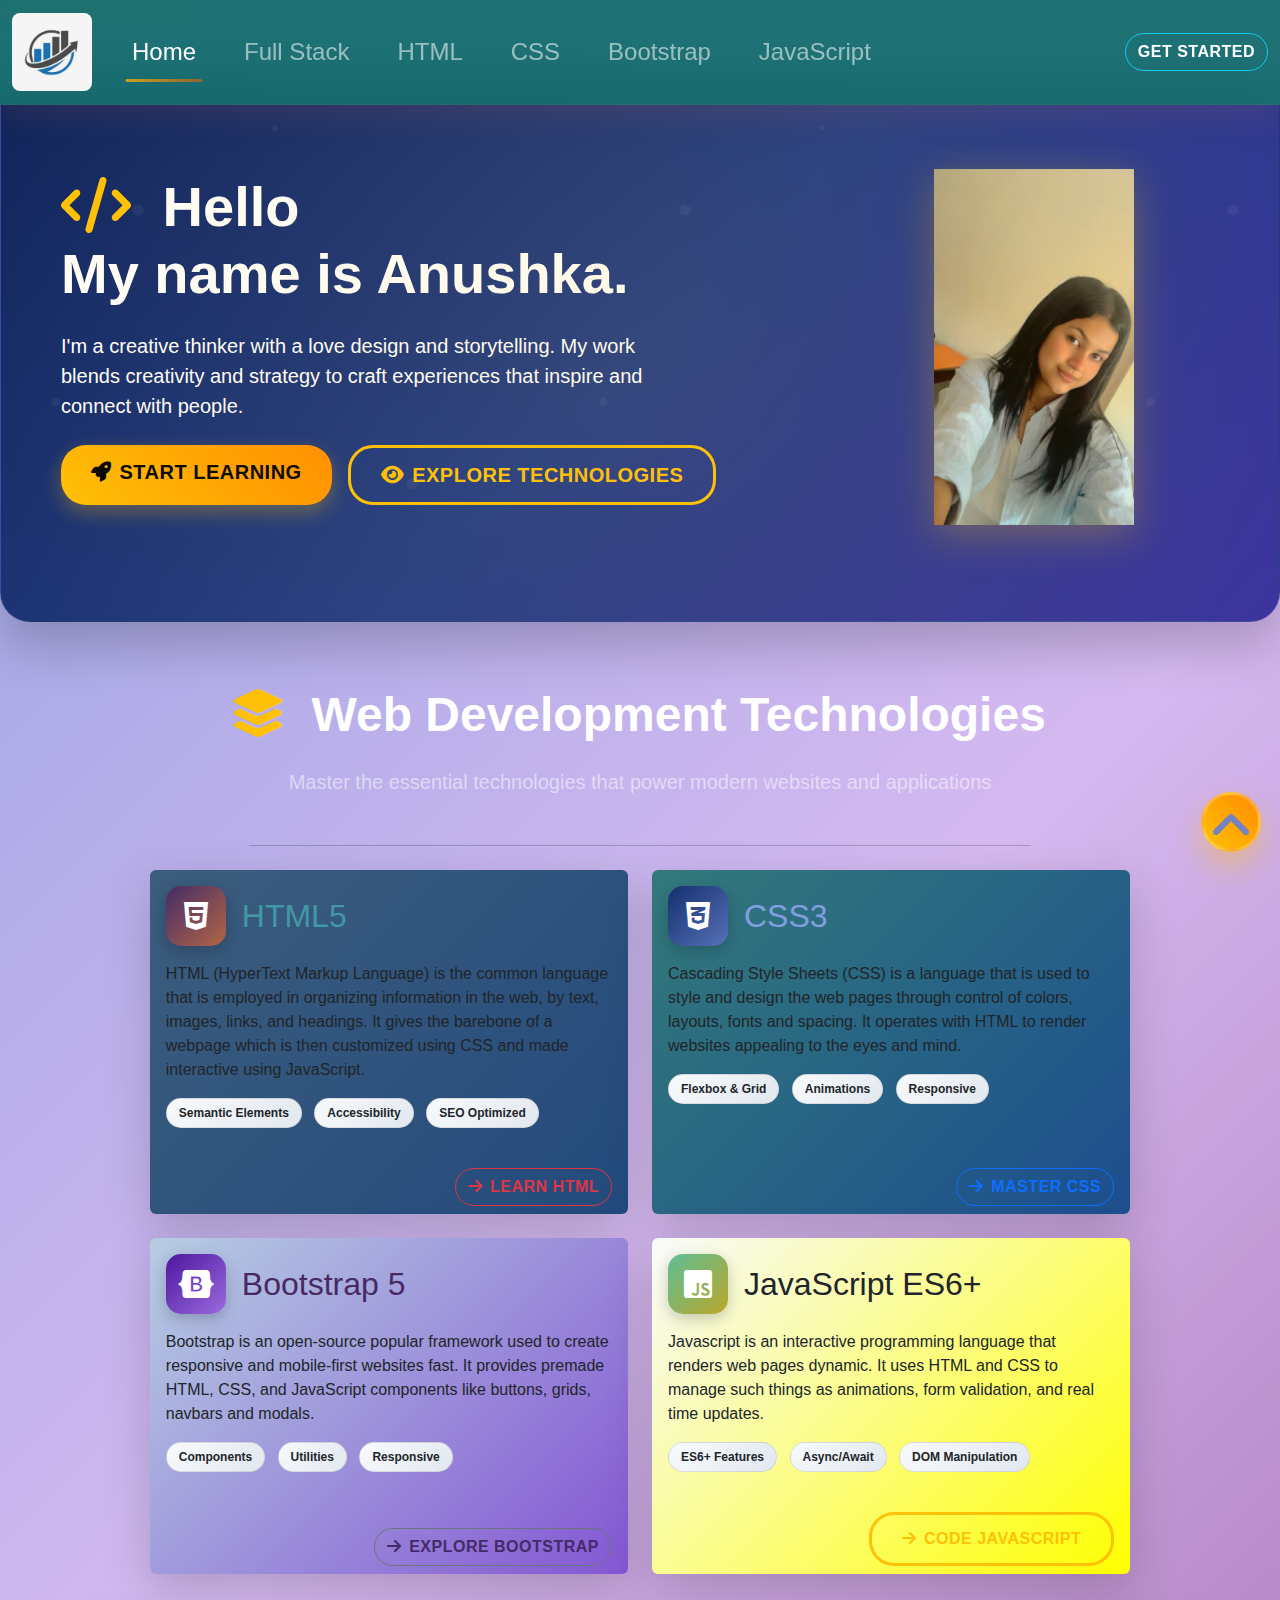
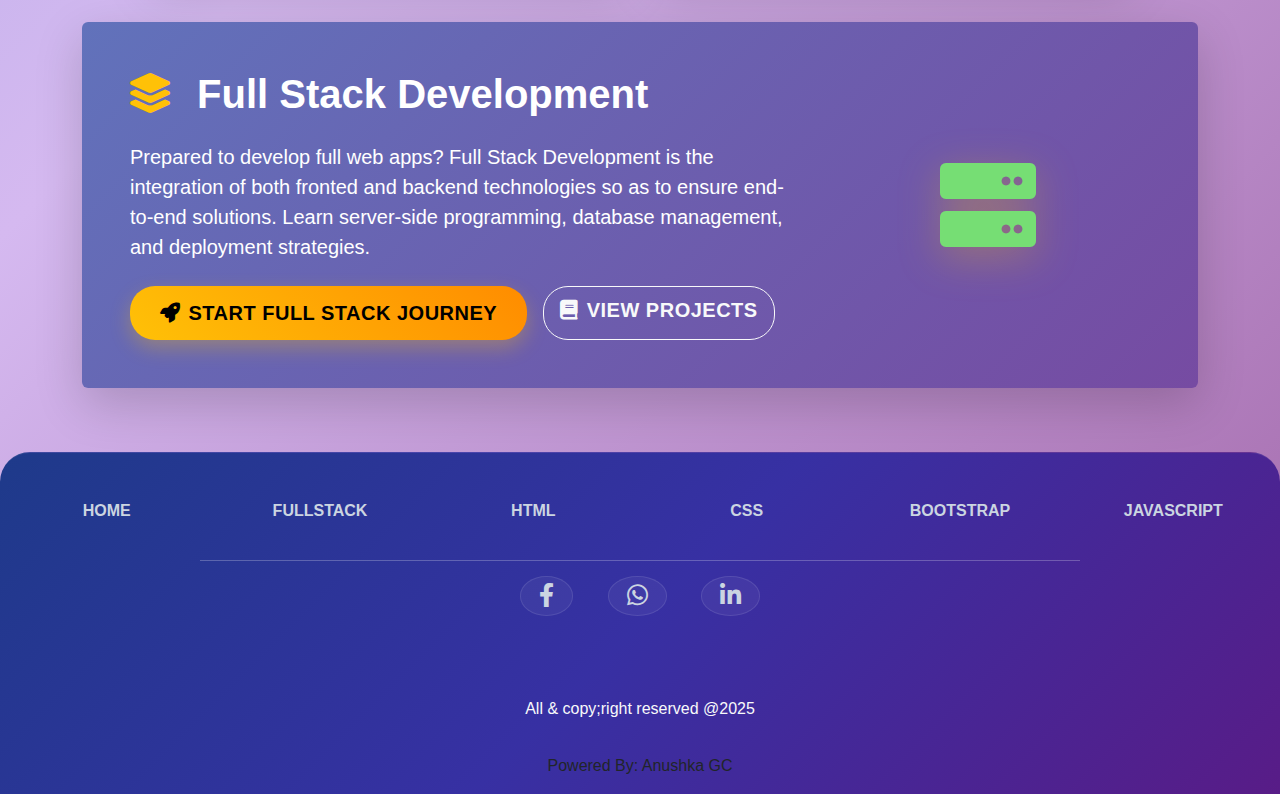
<file: index.html>
<!doctype html>
<html lang="en">
  <head>
    <!-- Required meta tags -->
    <meta charset="utf-8">
    <meta name="viewport" content="width=device-width, initial-scale=1, shrink-to-fit=no">
    <meta name="description" content="Master modern web development with our comprehensive portfolio covering HTML, CSS, JavaScript, Bootstrap, and Full Stack development. Learn from practical examples and real-world projects."/>
    <meta name="Keywords" content="Web Development, HTML, CSS, JavaScript, Bootstrap, Full Stack, Frontend, Backend, Portfolio, Learning">
    <meta name="author" content="Anushka GC">
    <meta name="copyright" content="Copyright © 2025" />
    <link href="https://cdn.jsdelivr.net/npm/bootstrap@5.3.3/dist/css/bootstrap.min.css" rel="stylesheet">
    <link rel="stylesheet" href="https://cdnjs.cloudflare.com/ajax/libs/font-awesome/6.0.0-beta2/css/all.min.css">
    <script src="https://code.jquery.com/jquery-3.5.1.slim.min.js" integrity="sha384-DfXdz2htPH0lsSSs5nCTpuj/zy4C+OGpamoFVy38MVBnE+IbbVYUew+OrCXaRkfj" crossorigin="anonymous"></script>
    <link rel="stylesheet" href="style.css">
    <title>Web Development Portfolio - Master Modern Web Technologies</title>
    <link rel="shortcut icon" href="logo.11.png" type="image/x-icon">k
  </head>
<body>
<!-- Skip to main content link for accessibility -->
<a href="#main-content" class="skip-link">Skip to main content</a>

<!-- navbar start -->
 <nav class="navbar navbar-expand-lg fixed-top navbar-dark fs-4" style="background-color:#2b3b69" role="navigation" aria-label="Main navigation">
   <div class="container-fluid">
     <a class="navbar-brand fs-4 fw-bold" href="index.html" aria-label="Portfolio Home">
      <img src="logo.11.png" alt="Portfolio Logo" width="80px" class="rounded-3">
      </a>
     <button class="navbar-toggler" type="button" data-bs-toggle="collapse" data-bs-target="#navbarSupportedContent" aria-controls="navbarSupportedContent" aria-expanded="false" aria-label="Toggle navigation menu">
       <span class="navbar-toggler-icon" aria-hidden="true"></span>
     </button>
     <div class="collapse navbar-collapse d-flex justify-content-center" id="navbarSupportedContent">
       <ul class="navbar-nav mb-2 me-auto mb-lg-0" role="menubar">
         <li class="nav-item" role="none">
           <a class="nav-link active" aria-current="page" href="index.html" role="menuitem" tabindex="0">Home</a>
         </li>
         <li class="nav-item" role="none">
           <a class="nav-link" href="fullstack.html" role="menuitem" tabindex="0">Full Stack</a>
         </li>
         <li class="nav-item" role="none">
           <a class="nav-link" href="html.html" role="menuitem" tabindex="0">HTML</a>
         </li>
          <li class="nav-item" role="none">
           <a class="nav-link" href="css.html" role="menuitem" tabindex="0">CSS</a>
         </li>
         <li class="nav-item" role="none">
           <a class="nav-link" href="bs.html" role="menuitem" tabindex="0">Bootstrap</a>
         </li>
          <li class="nav-item" role="none">
           <a class="nav-link" href="js.html" role="menuitem" tabindex="0">JavaScript</a>
         </li>
       </ul>

       <div class="d-flex" role="group" aria-label="Authentication buttons">
          <a class="btn btn-outline-info text-white" href="#" role="button" tabindex="0">Get Started</a>
      </div>
     </div>
      
   </div>
 </nav>
<!-- navbar end -->

<!-- hero portfolio start -->
<main id="main-content" tabindex="-1">
<div class="hero p-5 mb-4 rounded-3 my-5 text-dark" style="background-color:#081f5c">
  <div class="container-fluid py-5">
    <div class="row align-items-center">
      <div class="col-lg-8">
        <h1 class="display-4 fw-bold text-white mb-4">
          <i class="fas fa-code me-3 text-warning"></i>
          Hello <br>
          My name is Anushka.
        </h1>
        <p class="col-md-10 fs-5 text-white mb-4">
          I'm a creative thinker with a love design and storytelling. My work blends creativity and strategy to craft experiences that inspire and connect with people.
        </p>
        <div class="d-flex gap-3 flex-wrap">
          <a class="btn btn-warning btn-lg mb-3" href="fullstack.html" type="button">
            <i class="fas fa-rocket me-2"></i>Start Learning
          </a>
          <a class="btn btn-outline-warning btn-lg mb-3" href="#technologies" type="button">
            <i class="fas fa-eye me-2"></i>Explore Technologies
          </a>
        </div>
      </div>
      <div class="col-lg-4 text-center">
        <div class="hero-icon">
          <img src="WhatsApp Image 2025-08-29 at 10.53.48_08ec490e.jpg" alt="" width="200px">
        </div>
      </div>
    </div>
  </div>
</div>
<!-- hero portfolio end -->

<!--content start-->
<div class="container my-5">
  <h1 class="display-5 fw-bold text-center text-white py-3" id="technologies">
    <i class="fas fa-layer-group me-3 text-warning"></i>
    Web Development Technologies
  </h1>
  <p class="text-center text-white-50 mb-5 fs-5">Master the essential technologies that power modern websites and applications</p>
  <hr class="rgba-white-dark" style="margin: 0 15%;">
  
  <div class="row row-cols-1 row-cols-md-2 g-4 justify-content-center" style="margin: 0 5%;">
    <!-- HTML Card -->
    <div class="col">
      <div class="card h-100 shadow-lg border-0 tech-card" style="background: linear-gradient(135deg, #3c5d7d 0%, #234a7d 100%);">
        <div class="card-body">
          <div class="d-flex align-items-center mb-3">
            <div class="tech-icon-wrapper me-3" style="background: linear-gradient(135deg, #442b67, #b36645);">
              <i class="fab fa-html5 fa-2x text-white"></i>
            </div>
            <h2 class="card-title mb-0" style="color:#4297a5">HTML5</h2>
          </div>
          <p class="card-text text-dark">
            HTML (HyperText Markup Language) is the common language that is employed in organizing information in the web, by text, images, links, and headings. It gives the barebone of a webpage which is then customized using CSS and made interactive using JavaScript.
          </p>
          <div class="tech-features mb-3">
            <span class="badge bg-light text-dark me-2">Semantic Elements</span>
            <span class="badge bg-light text-dark me-2">Accessibility</span>
            <span class="badge bg-light text-dark">SEO Optimized</span>
          </div>
        </div>
        <div class="card-footer bg-transparent border-0 text-end">
          <a class="btn btn-outline-danger" href="html.html">
            <i class="fas fa-arrow-right me-2"></i>Learn HTML
          </a>
        </div>
      </div>
    </div>
    
    <!-- CSS Card -->
    <div class="col">
      <div class="card h-100 shadow-lg border-0 tech-card" style="background: linear-gradient(135deg, #32797b 0%, #1d4e8e 100%);">
        <div class="card-body">
          <div class="d-flex align-items-center mb-3">
            <div class="tech-icon-wrapper me-3" style="background: linear-gradient(135deg, #142f6e, #5771b8);">
              <i class="fab fa-css3-alt fa-2x text-white"></i>
            </div>
            <h2 class="card-title mb-0" style="color: #819ee1;">CSS3</h2>
          </div>
          <p class="card-text text-dark">
            Cascading Style Sheets (CSS) is a language that is used to style and design the web pages through control of colors, layouts, fonts and spacing. It operates with HTML to render websites appealing to the eyes and mind.
          </p>
          <div class="tech-features mb-3">
            <span class="badge bg-light text-dark me-2">Flexbox & Grid</span>
            <span class="badge bg-light text-dark me-2">Animations</span>
            <span class="badge bg-light text-dark">Responsive</span>
          </div>
        </div>
        <div class="card-footer bg-transparent border-0 text-end">
          <a class="btn btn-outline-primary" href="css.html">
            <i class="fas fa-arrow-right me-2"></i>Master CSS
          </a>
        </div>
      </div>
    </div>
    
    <!-- Bootstrap Card -->
    <div class="col">
      <div class="card h-100 shadow-lg border-0 tech-card" style="background: linear-gradient(135deg, #b6cde3 0%, #8456d3 100%);">
        <div class="card-body">
          <div class="d-flex align-items-center mb-3">
            <div class="tech-icon-wrapper me-3" style="background: linear-gradient(135deg, #4d179e, #9b6bdf);">
              <i class="fab fa-bootstrap fa-2x text-white"></i>
            </div>
            <h2 class="card-title mb-0" style="color: #462a61;">Bootstrap 5</h2>
          </div>
          <p class="card-text text-dark">
            Bootstrap is an open-source popular framework used to create responsive and mobile-first websites fast. It provides premade HTML, CSS, and JavaScript components like buttons, grids, navbars and modals.
          </p>
          <div class="tech-features mb-3">
            <span class="badge bg-light text-dark me-2">Components</span>
            <span class="badge bg-light text-dark me-2">Utilities</span>
            <span class="badge bg-light text-dark">Responsive</span>
          </div>
        </div>
        <div class="card-footer bg-transparent border-0 text-end">
          <a class="btn btn-outline-secondary" href="bs.html" style="color: #442b67;">
            <i class="fas fa-arrow-right me-2"></i>Explore Bootstrap
          </a>
        </div>
      </div>
    </div>
    
    <!-- JavaScript Card -->
    <div class="col" >
      <div class="card h-100 shadow-lg border-0 tech-card" style="background: linear-gradient(135deg, #f8fafc 0%, yellow 100%);">
        <div class="card-body">
          <div class="d-flex align-items-center mb-3">
            <div class="tech-icon-wrapper me-3" style="background: linear-gradient(135deg, #5ebe96, #baa72a);">
              <i class="fab fa-js-square fa-2x text-white"></i>
            </div>
          <h2 class="card-title mb-0" >JavaScript ES6+</h2>
          </div>
          <p class="card-text text-dark">
            Javascript is an interactive programming language that renders web pages dynamic. It uses HTML and CSS to manage such things as animations, form validation, and real time updates.
          </p>
          <div class="tech-features mb-3">
            <span class="badge bg-light text-dark me-2">ES6+ Features</span>
            <span class="badge bg-light text-dark me-2">Async/Await</span>
            <span class="badge bg-light text-dark">DOM Manipulation</span>
          </div>
        </div>
        <div class="card-footer bg-transparent border-0 text-end" >
          <a class="btn btn-outline-warning" href="js.html" >
            <i class="fas fa-arrow-right me-2"></i>Code JavaScript
          </a>
        </div>  
      </div>
    </div>
  </div>
  
  <!-- Full Stack Development Section -->
  <div class="row mt-5">
    <div class="col-12">
      <div class="card border-0 shadow-lg" style="background: linear-gradient(135deg, #6172bb 0%, #764ba2 100%);">
        <div class="card-body text-white p-5">
          <div class="row align-items-center">
            <div class="col-lg-8">
              <h2 class="display-6 fw-bold mb-4">
                <i class="fas fa-layer-group me-3 text-warning"></i>
                Full Stack Development
              </h2>
              <p class="lead mb-4">
                Prepared to develop full web apps? Full Stack Development is the integration of both fronted and backend technologies so as to ensure end-to-end solutions. Learn server-side programming, database management, and deployment strategies.
              </p>
              <div class="d-flex gap-3 flex-wrap">
                <a class="btn btn-warning btn-lg" href="fullstack.html">
                  <i class="fas fa-rocket me-2"></i>Start Full Stack Journey
                </a>
                <a class="btn btn-outline-light btn-lg" href="#">
                  <i class="fas fa-book me-2"></i>View Projects
                </a>
              </div>
            </div>
            <div class="col-lg-4 text-center">
              <div class="fullstack-icon">
                <i class="fas fa-server" style="font-size: 6rem; color: #76de74;"></i>
              </div>
            </div>
          </div>
        </div>
      </div>
    </div>
  </div>
</div>
<!--content end-->
</main>

<!-- Footer -->
<footer class="page-footer font-small indigo">
  <!-- Footer Links -->
  <div class="container-fluid text-light">
    <!-- Grid row-->
    <div class="top row text-center d-flex justify-content-center pt-5 mb-3">
      <!-- Grid column -->
      <div class="col-md-2 mb-3">
        <h6 class="text-uppercase font-weight-bold">
          <a href="index.html">Home</a>
        </h6>
      </div>
      <!-- Grid column -->
      <!-- Grid column -->
      <div class="col-md-2 mb-3">
        <h6 class="text-uppercase font-weight-bold">
          <a href="fullstack.html">Fullstack</a>
        </h6>
      </div>
      <!-- Grid column -->
      <!-- Grid column -->
      <div class="col-md-2 mb-3">
        <h6 class="text-uppercase font-weight-bold">
          <a href="html.html">HTML</a>
        </h6>
      </div>
      <!-- Grid column -->
      <!-- Grid column -->
      <div class="col-md-2 mb-3">
        <h6 class="text-uppercase font-weight-bold">
          <a href="css.html">CSS</a>
        </h6>
      </div>
      <!-- Grid column -->
      <!-- Grid column -->
      <div class="col-md-2 mb-3">
        <h6 class="text-uppercase font-weight-bold">
          <a href="bs.html">Bootstrap</a>
        </h6>
      </div>
      <!-- Grid column -->
      <!-- Grid column -->
      <div class="col-md-2 mb-3">
        <h6 class="text-uppercase font-weight-bold">
          <a href="js.html">Javascript</a>
        </h6>
      </div>
      <!-- Grid column -->
    </div>
    <!-- Grid row-->
    <hr class="rgba-white-light" style="margin: 0 15%;">

    <!-- Grid row-->
    <div class="row d-flex text-center justify-content-center mb-md-0 mb-4">
      <div class="row pb-3">
        <!-- Grid column -->
        <div class="f-icon col-md-12">
          <div class="icon mb-5 text-center">
            <!-- Facebook -->
            <a class="fb-ic" href="#">
              <i class="fab fa-facebook-f fa-lg white-text mr-4"> </i>
            </a>
            <!----Whatsapp-->
            <a class="wha-ic" href="https://wa.me/9779826232931">
              <i class="fab fa-whatsapp fa-lg white-text mr-4"> </i>
            </a>
            <!--Linkedin -->
            <a class="li-ic" href="#">
              <i class="fab fa-linkedin-in fa-lg white-text mr-4"> </i>
            </a>
          </div>
        </div>
        <!-- Grid column -->
      </div>
      <!-- Grid column -->
     
        <center>
          <p style="line-height: 1.7rem">
            All & copy;right reserved @2025
          </p>
        </center>
      
      <!-- Grid column -->
    </div>
    <!-- Grid row-->
    <hr class="clearfix d-md-none rgba-white-light" style="margin: 10% 15% 5%;">
  </div>
  <!-- Footer Links -->

  <!-- Copyright -->
  <div class="footer-copyright text-dark py-3" style="text-align: center;">
    Powered By: <span>Anushka GC</span>
  </div>
  <!-- Copyright -->
</footer>
<!-- Footer -->

 <style>
  /*move page top*/
 .top-move {
     position: fixed;
     right: 19px;
     z-index: 100;
     text-align: center;
     bottom: 48px;
     background: transparent;
     padding: 5x;
     border-radius: 50%;
     -webkit-border-radius: 50%;
     height: 60px;
     width: 60px;
 }
 
 .top-move a{
     color: rgb(117, 131, 194);
 }
 .top-move a i{
 padding-top: 7px;
     font-size: 3rem;
 }
 
 /* New styles for tech cards */
 .tech-card {
     transition: all 0.3s ease;
     border: 1px solid rgba(245, 146, 146, 0.1);
 }
 
 .tech-card:hover {
     transform: translateY(-10px);
     box-shadow: 0 25px 50px rgba(179, 128, 128, 0.15);
 }
 
 .tech-icon-wrapper {
     width: 60px;
     height: 60px;
     border-radius: 15px;
     display: flex;
     align-items: center;
     justify-content: center;
     box-shadow: 0 5px 15px rgba(0,0,0,0.2);
 }
 
 .tech-features .badge {
     font-size: 0.75rem;
     padding: 0.5rem 0.75rem;
     border-radius: 20px;
 }
 
 .hero-icon, .fullstack-icon {
     animation: float 3s ease-in-out infinite;
 }
 
 @keyframes float {
     0%, 100% { transform: translateY(0px); }
     50% { transform: translateY(-20px); }
 }
 </style>
 
 <div class="top-move" id="move-top">
   <a href="#"><i class="fa fa-angle-up fa-3x"></i></a>
 </div>
 
 <script>
 // scroll functions
 $(window).scroll(function(e) {
 $('#move-top')[$(window).scrollTop() <= 150 ? 'addClass' : 'removeClass']('d-none');
 })
 
 // Smooth scrolling for anchor links
 document.querySelectorAll('a[href^="#"]').forEach(anchor => {
   anchor.addEventListener('click', function (e) {
     e.preventDefault();
     const target = document.querySelector(this.getAttribute('href'));
     if (target) {
       target.scrollIntoView({
         behavior: 'smooth',
         block: 'start'
       });
     }
   });
 });
 </script>

<!-- JavaScript -->
<script src="https://cdn.jsdelivr.net/npm/bootstrap@5.3.7/dist/js/bootstrap.bundle.min.js" integrity="sha384-ndDqU0Gzau9qJ1lfW4pNLlhNTkCfHzAVBReH9diLvGRem5+R9g2FzA8ZGN954O5Q" crossorigin="anonymous"></script>

</body>
</html>
</file>
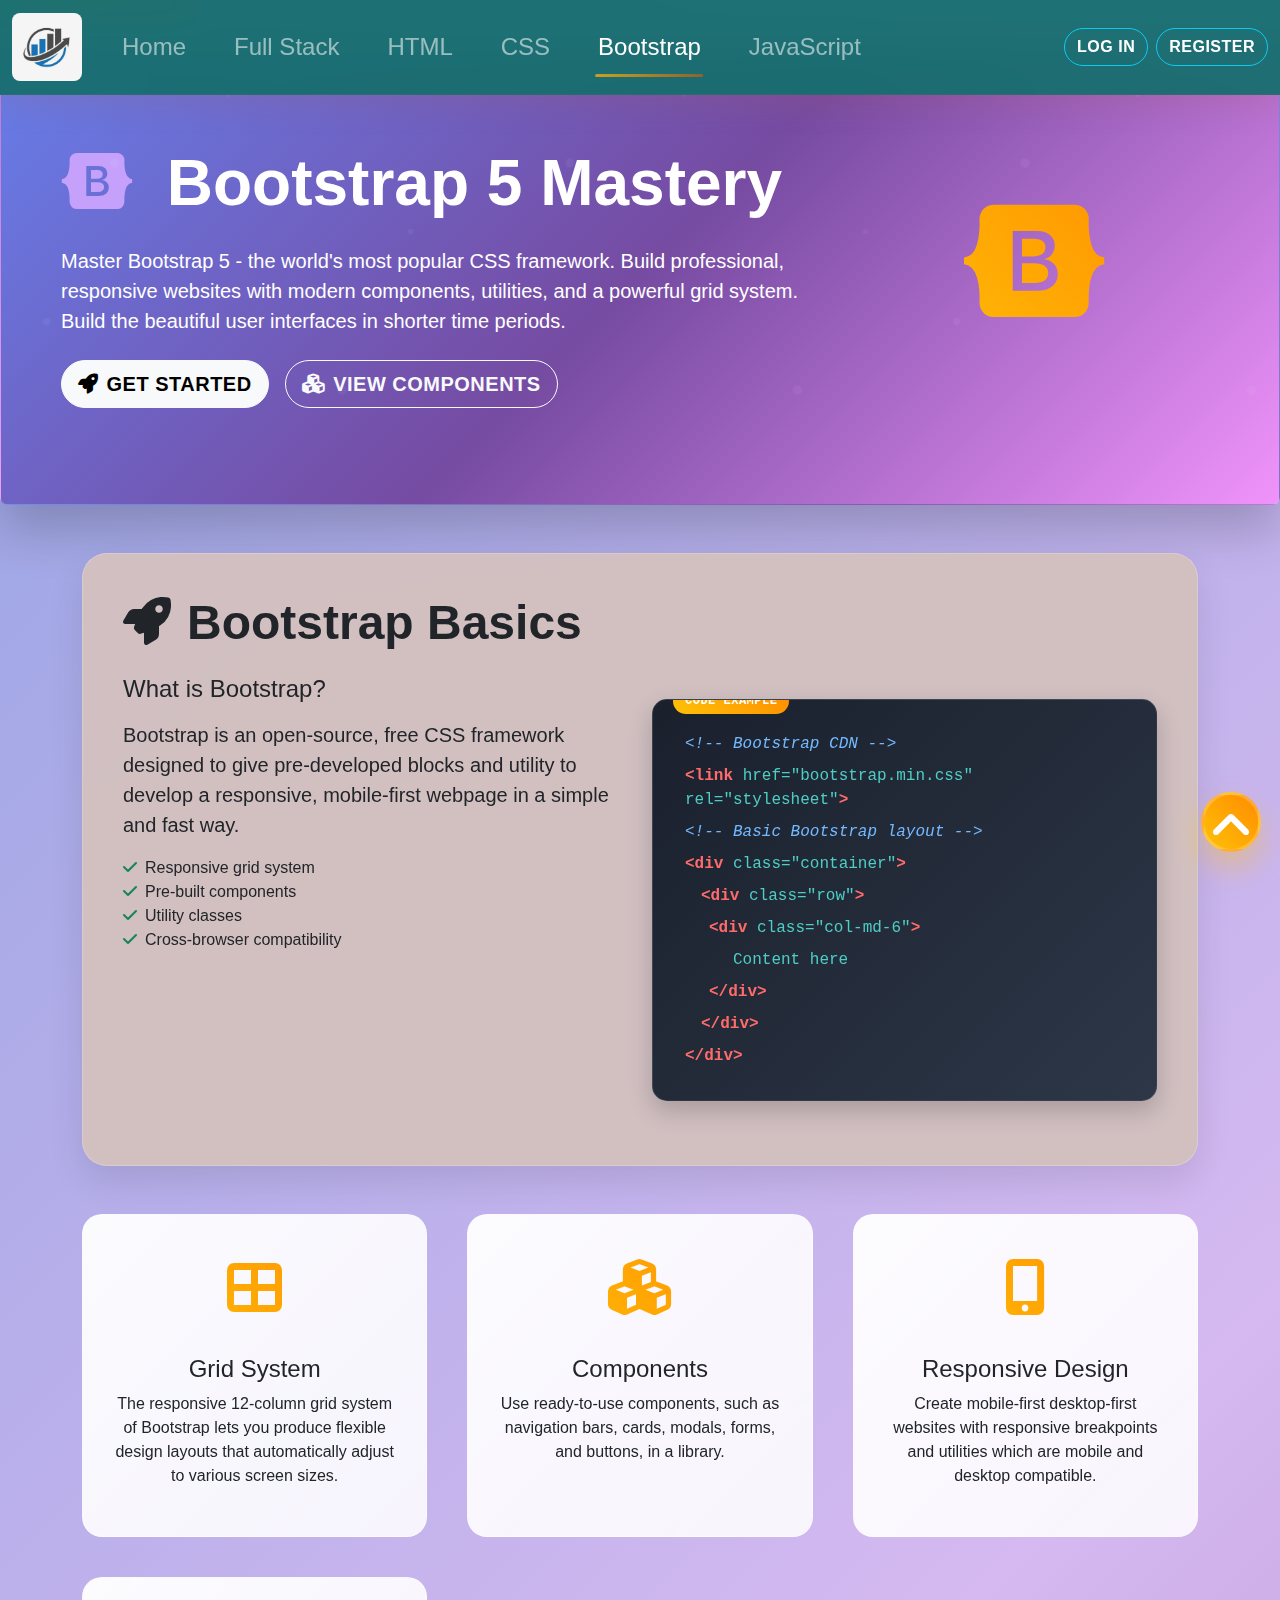
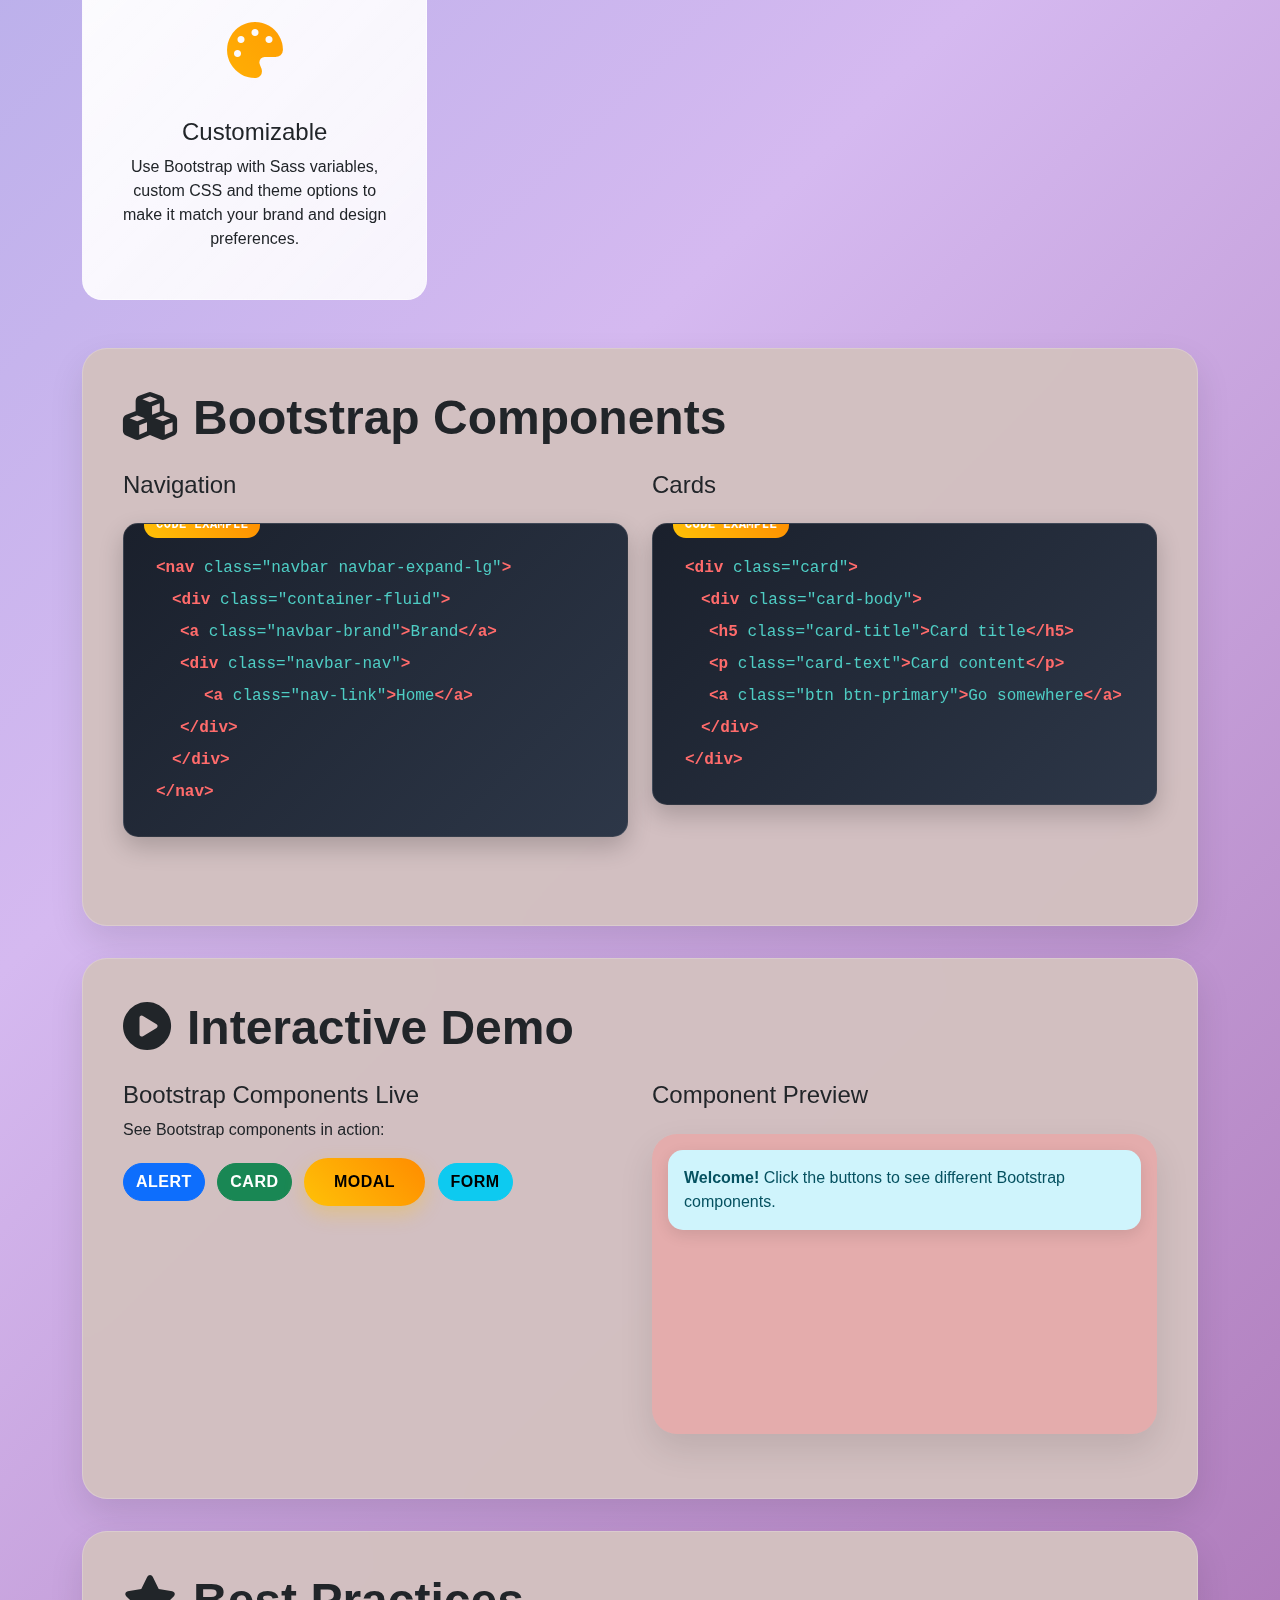
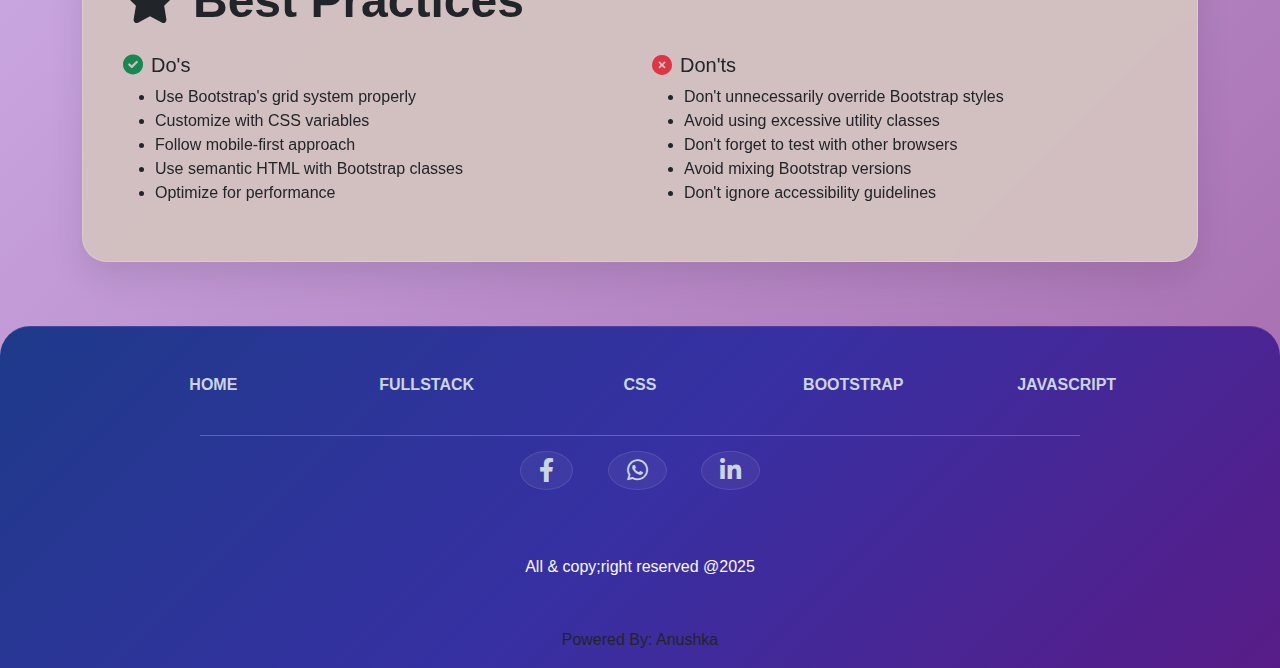
<file: bs.html>
<!doctype html>
<html lang="en">
  <head>
    <!-- Required meta tags -->
    <meta charset="utf-8">
    <meta name="viewport" content="width=device-width, initial-scale=1, shrink-to-fit=no">
    <meta name="description" content="Learn Bootstrap - The most popular CSS framework for building responsive, mobile-first websites."/>
    <meta name="Keywords" content="Bootstrap, CSS Framework, Responsive Design, Frontend, Web Development, UI Components">
    <meta name="author" content="Anushka GC">
    <meta name="copyright" content="Copyright © 2025" />
    <link href="https://cdn.jsdelivr.net/npm/bootstrap@5.3.3/dist/css/bootstrap.min.css" rel="stylesheet">
    <link rel="stylesheet" href="https://cdnjs.cloudflare.com/ajax/libs/font-awesome/6.0.0-beta2/css/all.min.css">
    <script src="https://code.jquery.com/jquery-3.5.1.slim.min.js" integrity="sha384-DfXdz2htPH0lsSSs5nCTpuj/zy4C+OGpamoFVy38MVBnE+IbbVYUew+OrCXaRkfj" crossorigin="anonymous"></script>
    <!--  portfolio -->
    <link rel="stylesheet" href="style.css">
    <title>Bootstrap - Web Development Portfolio</title>
    <link rel="shortcut icon" href="logo.11.png" type="image/x-icon">
  </head>
<body>
<!-- Skip to main content link for accessibility -->
<a href="#main-content" class="skip-link">Skip to main content</a>

<!-- navbar start -->
 <nav class="navbar navbar-expand-lg fixed-top navbar-dark fs-4" role="navigation" aria-label="Main navigation">
   <div class="container-fluid">
     <a class="navbar-brand fs-4 fw-bold" href="index.html" aria-label="Portfolio Home">
      <img src="logo.11.png" alt="Portfolio Logo" width="70px" class="rounded-3"></a>
     <button class="navbar-toggler" type="button" data-bs-toggle="collapse" data-bs-target="#navbarSupportedContent" aria-controls="navbarSupportedContent" aria-expanded="false" aria-label="Toggle navigation menu">
       <span class="navbar-toggler-icon" aria-hidden="true"></span>
     </button>
     <div class="collapse navbar-collapse d-flex justify-content-center" id="navbarSupportedContent">
       <ul class="navbar-nav mb-2 me-auto mb-lg-0" role="menubar">
         <li class="nav-item" role="none">
           <a class="nav-link" aria-current="page" href="index.html" role="menuitem" tabindex="0">Home</a>
         </li>
         <li class="nav-item" role="none">
           <a class="nav-link" href="fullstack.html" role="menuitem" tabindex="0">Full Stack</a>
         </li>
         <li class="nav-item" role="none">
           <a class="nav-link" href="html.html" role="menuitem" tabindex="0">HTML</a>
         </li>
          <li class="nav-item" role="none">
           <a class="nav-link" href="css.html" role="menuitem" tabindex="0">CSS</a>
         </li>
         <li class="nav-item" role="none">
           <a class="nav-link active" href="bs.html" role="menuitem" tabindex="0">Bootstrap</a>
         </li>
          <li class="nav-item" role="none">
           <a class="nav-link" href="js.html" role="menuitem" tabindex="0">JavaScript</a>
         </li>
       </ul>
     </div>
      <div class="d-flex" role="group" aria-label="Authentication buttons">
          <a class="btn btn-outline-info text-white me-2" href="#" role="button" tabindex="0">Log in</a>
          <a class="btn btn-outline-info text-white" href="#" role="button" tabindex="0">Register</a>
      </div>
   </div>
 </nav>
<!-- navbar end -->

<!-- hero section start -->
<main id="main-content" tabindex="-1">
<div class="topic-hero p-5 mb-4 rounded-3 my-5 text-white">
  <div class="container-fluid py-5">
    <div class="row align-items-center">
      <div class="col-lg-8">
        <h1 class="display-3 fw-bold mb-4">
          <i class="fab fa-bootstrap me-3" style="color: #c5a1fc;"></i>
          Bootstrap 5 Mastery
        </h1>
        <p class="fs-5 mb-4">
          Master Bootstrap 5 - the world's most popular CSS framework. Build professional, responsive websites with modern components, utilities, and a powerful grid system. Build the beautiful user interfaces in shorter time periods.
        </p>
        <div class="d-flex gap-3">
          <a class="btn btn-light btn-lg" href="#basics">
            <i class="fas fa-rocket me-2"></i>Get Started
          </a>
          <a class="btn btn-outline-light btn-lg" href="#components">
            <i class="fas fa-cubes me-2"></i>View Components
          </a>
        </div>
      </div>
      <div class="col-lg-4 text-center">
        <div class="feature-icon">
          <i class="fab fa-bootstrap" style="font-size: 8rem; color: #774db5;"></i>
        </div>
      </div>
    </div>
  </div>
</div>
<!-- hero section end -->

<!-- content start -->
<div class="container my-5">
  <!-- Basics Section -->
  <div id="basics" class="content-card fade-in">
    <h2 class="display-5 fw-bold mb-4 topic-bootstrap">
      <i class="fas fa-rocket me-3"></i>Bootstrap Basics
    </h2>
    <div class="row">
      <div class="col-lg-6">
        <h3 class="h4 mb-3">What is Bootstrap?</h3>
        <p class="lead">
          Bootstrap is an open-source, free CSS framework designed to give pre-developed blocks and utility to develop a responsive, mobile-first webpage in a simple and fast way. 
        </p>
        <ul class="list-unstyled">
          <li><i class="fas fa-check text-success me-2"></i>Responsive grid system</li>
          <li><i class="fas fa-check text-success me-2"></i>Pre-built components</li>
          <li><i class="fas fa-check text-success me-2"></i>Utility classes</li>
          <li><i class="fas fa-check text-success me-2"></i>Cross-browser compatibility</li>
        </ul>
      </div>
      <div class="col-lg-6">
        <div class="code-block">
          <div class="mb-2"><span class="comment">&lt;!-- Bootstrap CDN --&gt;</span></div>
          <div class="mb-2"><span class="keyword">&lt;link</span> <span class="string">href="bootstrap.min.css"</span> <span class="string">rel="stylesheet"</span><span class="keyword">&gt;</span></div>
          <div class="mb-2"><span class="comment">&lt;!-- Basic Bootstrap layout --&gt;</span></div>
          <div class="mb-2"><span class="keyword">&lt;div</span> <span class="string">class="container"</span><span class="keyword">&gt;</span></div>
          <div class="mb-2 ms-3"><span class="keyword">&lt;div</span> <span class="string">class="row"</span><span class="keyword">&gt;</span></div>
          <div class="mb-2 ms-4"><span class="keyword">&lt;div</span> <span class="string">class="col-md-6"</span><span class="keyword">&gt;</span></div>
          <div class="mb-2 ms-5"><span class="string">Content here</span></div>
          <div class="mb-2 ms-4"><span class="keyword">&lt;/div&gt;</span></div>
          <div class="mb-2 ms-3"><span class="keyword">&lt;/div&gt;</span></div>
          <div><span class="keyword">&lt;/div&gt;</span></div>
        </div>
      </div>
    </div>
  </div>

  <!-- Features Grid -->
  <div class="feature-grid">
    <div class="feature-item slide-in-left">
      <div class="feature-icon">
        <i class="fas fa-th-large" style="color: #7645c0;"></i>
      </div>
      <h4>Grid System</h4>
      <p>The responsive 12-column grid system of Bootstrap lets you produce flexible design layouts that automatically adjust to various screen sizes.</p>
    </div>
    
    <div class="feature-item slide-in-right">
      <div class="feature-icon">
        <i class="fas fa-cubes" style="color: #6759d4;"></i>
      </div>
      <h4>Components</h4>
      <p>Use ready-to-use components, such as navigation bars, cards, modals, forms, and buttons, in a library.</p>
    </div>
    
    <div class="feature-item slide-in-left">
      <div class="feature-icon">
        <i class="fas fa-mobile-alt" style="color: #286791;"></i>
      </div>
      <h4>Responsive Design</h4>
      <p>Create mobile-first desktop-first websites with responsive breakpoints and utilities which are mobile and desktop compatible.</p>
    </div>
    
    <div class="feature-item slide-in-right">
      <div class="feature-icon">
        <i class="fas fa-palette" style="color: #502588;"></i>
      </div>
      <h4>Customizable</h4>
      <p>Use Bootstrap with Sass variables, custom CSS and theme options to make it match your brand and design preferences.</p>
    </div>
  </div>

  <!-- Components Section -->
  <div id="components" class="content-card fade-in">
    <h2 class="display-5 fw-bold mb-4 topic-bootstrap">
      <i class="fas fa-cubes me-3"></i>Bootstrap Components
    </h2>
    
    <div class="row">
      <div class="col-lg-6 mb-4">
        <h4>Navigation</h4>
        <div class="code-block">
          <div class="mb-2"><span class="keyword">&lt;nav</span> <span class="string">class="navbar navbar-expand-lg"</span><span class="keyword">&gt;</span></div>
          <div class="mb-2 ms-3"><span class="keyword">&lt;div</span> <span class="string">class="container-fluid"</span><span class="keyword">&gt;</span></div>
          <div class="mb-2 ms-4"><span class="keyword">&lt;a</span> <span class="string">class="navbar-brand"</span><span class="keyword">&gt;</span><span class="string">Brand</span><span class="keyword">&lt;/a&gt;</span></div>
          <div class="mb-2 ms-4"><span class="keyword">&lt;div</span> <span class="string">class="navbar-nav"</span><span class="keyword">&gt;</span></div>
          <div class="mb-2 ms-5"><span class="keyword">&lt;a</span> <span class="string">class="nav-link"</span><span class="keyword">&gt;</span><span class="string">Home</span><span class="keyword">&lt;/a&gt;</span></div>
          <div class="mb-2 ms-4"><span class="keyword">&lt;/div&gt;</span></div>
          <div class="mb-2 ms-3"><span class="keyword">&lt;/div&gt;</span></div>
          <div><span class="keyword">&lt;/nav&gt;</span></div>
   </div>
</div>
      
      <div class="col-lg-6 mb-4">
        <h4>Cards</h4>
        <div class="code-block">
          <div class="mb-2"><span class="keyword">&lt;div</span> <span class="string">class="card"</span><span class="keyword">&gt;</span></div>
          <div class="mb-2 ms-3"><span class="keyword">&lt;div</span> <span class="string">class="card-body"</span><span class="keyword">&gt;</span></div>
          <div class="mb-2 ms-4"><span class="keyword">&lt;h5</span> <span class="string">class="card-title"</span><span class="keyword">&gt;</span><span class="string">Card title</span><span class="keyword">&lt;/h5&gt;</span></div>
          <div class="mb-2 ms-4"><span class="keyword">&lt;p</span> <span class="string">class="card-text"</span><span class="keyword">&gt;</span><span class="string">Card content</span><span class="keyword">&lt;/p&gt;</span></div>
          <div class="mb-2 ms-4"><span class="keyword">&lt;a</span> <span class="string">class="btn btn-primary"</span><span class="keyword">&gt;</span><span class="string">Go somewhere</span><span class="keyword">&lt;/a&gt;</span></div>
          <div class="mb-2 ms-3"><span class="keyword">&lt;/div&gt;</span></div>
          <div><span class="keyword">&lt;/div&gt;</span></div>
        </div>
      </div>
    </div>
  </div>

  <!-- Interactive Demo -->
  <div class="content-card fade-in">
    <h2 class="display-5 fw-bold mb-4 topic-bootstrap">
      <i class="fas fa-play-circle me-3"></i>Interactive Demo
    </h2>
    <div class="row">
      <div class="col-lg-6">
        <h4>Bootstrap Components Live</h4>
        <p>See Bootstrap components in action:</p>
        <div class="mb-3">
          <button class="btn btn-primary me-2" onclick="showComponent('alert')">Alert</button>
          <button class="btn btn-success me-2" onclick="showComponent('card')">Card</button>
          <button class="btn btn-warning me-2" onclick="showComponent('modal')">Modal</button>
          <button class="btn btn-info" onclick="showComponent('form')">Form</button>
        </div>
      </div>
      <div class="col-lg-6">
        <h4>Component Preview</h4>
        <div id="componentPreview" class="border p-3" style="min-height: 300px; background: rgb(228, 172, 172);">
          <div class="alert alert-info">
            <strong>Welcome!</strong> Click the buttons to see different Bootstrap components.
          </div>
        </div>
      </div>
    </div>
</div>

  <!-- Best Practices -->
  <div class="content-card fade-in">
    <h2 class="display-5 fw-bold mb-4 topic-bootstrap">
      <i class="fas fa-star me-3"></i>Best Practices
    </h2>
    <div class="row">
      <div class="col-md-6">
        <h5><i class="fas fa-check-circle text-success me-2"></i>Do's</h5>
        <ul>
          <li>Use Bootstrap's grid system properly</li>
          <li>Customize with CSS variables</li>
          <li>Follow mobile-first approach</li>
          <li>Use semantic HTML with Bootstrap classes</li>
          <li>Optimize for performance</li>
        </ul>
      </div>
      <div class="col-md-6">
        <h5><i class="fas fa-times-circle text-danger me-2"></i>Don'ts</h5>
        <ul>
          <li>Don't unnecessarily override Bootstrap styles</li>
          <li>Avoid using excessive utility classes</li>
          <li>Don't forget to test with other browsers</li>
          <li>Avoid mixing Bootstrap versions</li>
          <li>Don't ignore accessibility guidelines</li>
        </ul>
      </div>
    </div>
  </div>
</div>
<!-- content end -->
</main>

<!-- Footer -->
<footer class="page-footer font-small indigo">
  <!-- Footer Links -->
  <div class="container-fluid text-light">
    <!-- Grid row-->
    <div class="top row text-center d-flex justify-content-center pt-5 mb-3">
      <!-- Grid column -->
      <div class="col-md-2 mb-3">
        <h6 class="text-uppercase font-weight-bold">
          <a href="index.html">Home</a>
        </h6>
      </div>
      <!-- Grid column -->
      <!-- Grid column -->
      <div class="col-md-2 mb-3">
        <h6 class="text-uppercase font-weight-bold">
          <a href="fullstack.html">Fullstack</a>
        </h6>
      </div>
      <!-- Grid column -->
      <!-- Grid column -->
      <div class="col-md-2 mb-3">
        <h6 class="text-uppercase font-weight-bold">
          <a href="css.html">CSS</a>
        </h6>
      </div>
      <!-- Grid column -->
      <!-- Grid column -->
      <div class="col-md-2 mb-3">
        <h6 class="text-uppercase font-weight-bold">
          <a href="bs.html">Bootstrap</a>
        </h6>
      </div>
      <!-- Grid column -->
      <!-- Grid column -->
      <div class="col-md-2 mb-3">
        <h6 class="text-uppercase font-weight-bold">
          <a href="js.html">Javascript</a>
        </h6>
      </div>
      <!-- Grid column -->
    </div>
    <!-- Grid row-->
    <hr class="rgba-white-light" style="margin: 0 15%;">

    <!-- Grid row-->
    <div class="row d-flex text-center justify-content-center mb-md-0 mb-4">
    <div class="row pb-3">
      <!-- Grid column -->
        <div class="f-icon col-md-12">
          <div class="icon mb-5 text-center">
          <!-- Facebook -->
          <a class="fb-ic" href="#">
            <i class="fab fa-facebook-f fa-lg white-text mr-4"> </i>
          </a>
          <!----Whatsapp-->
          <a class="wha-ic" href="https://wa.me/9779826232931">
            <i class="fab fa-whatsapp fa-lg white-text mr-4"> </i>
          </a>
          <!--Linkedin -->
          <a class="li-ic" href="#">
            <i class="fab fa-linkedin-in fa-lg white-text mr-4"> </i>
          </a>
         
        <!-- Grid column -->
      </div>
      <!-- Grid column -->
      
        <center>
          <p style="line-height: 1.7rem">
            All & copy;right reserved @2025
          </p>
        </center>
      
      <!-- Grid column -->
    </div>
    <!-- Grid row-->
    <hr class="clearfix d-md-none rgba-white-light" style="margin: 10% 15% 5%;">
  </div>
  <!-- Footer Links -->

  <!-- Copyright -->
  <div class="footer-copyright text-dark py-3" style="text-align: center;">
    Powered By: <span>Anushka</span>
  </div>
  <!-- Copyright -->
</footer>
<!-- Footer -->

 <style>
  /*move page top*/
 .top-move {
     position: fixed;
     right: 19px;
     z-index: 100;
     text-align: center;
     bottom: 48px;
    background: transparent;
     padding: 5x;
     border-radius: 50%;
     -webkit-border-radius: 50%;
     height: 60px;
     width: 60px;
 }
 
 .top-move a{
     color: white;
 }
 .top-move a i{
 padding-top: 7px;
     font-size: 3rem;
 }
 </style>

 <div class="top-move" id="move-top">
   <a href="#"><i class="fa fa-angle-up fa-3x"></i></a>
 </div>

 <script>
 // scroll functions
 $(window).scroll(function(e) {
 $('#move-top')[$(window).scrollTop() <= 150 ? 'addClass' : 'removeClass']('d-none');
});

// Interactive component demo
function showComponent(type) {
  const preview = document.getElementById('componentPreview');
  
  switch(type) {
    case 'alert':
      preview.innerHTML = `
        <div class="alert alert-success alert-dismissible fade show" role="alert">
          <strong>Success!</strong> This is a Bootstrap alert component.
          <button type="button" class="btn-close" data-bs-dismiss="alert"></button>
        </div>
      `;
      break;
    case 'card':
      preview.innerHTML = `
        <div class="card" style="width: 18rem;">
          <div class="card-body">
            <h5 class="card-title">Bootstrap Card</h5>
            <p class="card-text">This is a sample Bootstrap card component with some content.</p>
            <a href="#" class="btn btn-primary">Go somewhere</a>
          </div>
        </div>
      `;
      break;
    case 'modal':
      preview.innerHTML = `
        <button type="button" class="btn btn-primary" data-bs-toggle="modal" data-bs-target="#demoModal">
          Launch demo modal
        </button>
        <div class="modal fade" id="demoModal" tabindex="-1">
          <div class="modal-dialog">
            <div class="modal-content">
              <div class="modal-header">
                <h5 class="modal-title">Modal title</h5>
                <button type="button" class="btn-close" data-bs-dismiss="modal"></button>
              </div>
              <div class="modal-body">
                <p>Modal body text goes here.</p>
              </div>
              <div class="modal-footer">
                <button type="button" class="btn btn-secondary" data-bs-dismiss="modal">Close</button>
                <button type="button" class="btn btn-primary">Save changes</button>
              </div>
            </div>
          </div>
        </div>
      `;
      break;
    case 'form':
      preview.innerHTML = `
        <form>
          <div class="mb-3">
            <label for="email" class="form-label">Email address</label>
            <input type="email" class="form-control" id="email">
          </div>
          <div class="mb-3">
            <label for="password" class="form-label">Password</label>
            <input type="password" class="form-control" id="password">
          </div>
          <button type="submit" class="btn btn-primary">Submit</button>
        </form>
      `;
      break;
  }
}

// Smooth scrolling for anchor links
document.querySelectorAll('a[href^="#"]').forEach(anchor => {
  anchor.addEventListener('click', function (e) {
    e.preventDefault();
    const target = document.querySelector(this.getAttribute('href'));
    if (target) {
      target.scrollIntoView({
        behavior: 'smooth',
        block: 'start'
      });
    }
  });
});

// Add animation classes on scroll
const observerOptions = {
  threshold: 0.1,
  rootMargin: '0px 0px -50px 0px'
};

const observer = new IntersectionObserver((entries) => {
  entries.forEach(entry => {
    if (entry.isIntersecting) {
      entry.target.classList.add('fade-in');
    }
  });
}, observerOptions);

document.querySelectorAll('.content-card, .feature-item').forEach(el => {
  observer.observe(el);
});
 </script>

<!-- JavaScript -->
<script src="https://cdn.jsdelivr.net/npm/bootstrap@5.3.7/dist/js/bootstrap.bundle.min.js" integrity="sha384-ndDqU0Gzau9qJ1lfW4pNLlhNTkCfHzAVBReH9diLvGRem5+R9g2FzA8ZGN954O5Q" crossorigin="anonymous"></script>

</body>
</html>
</file>
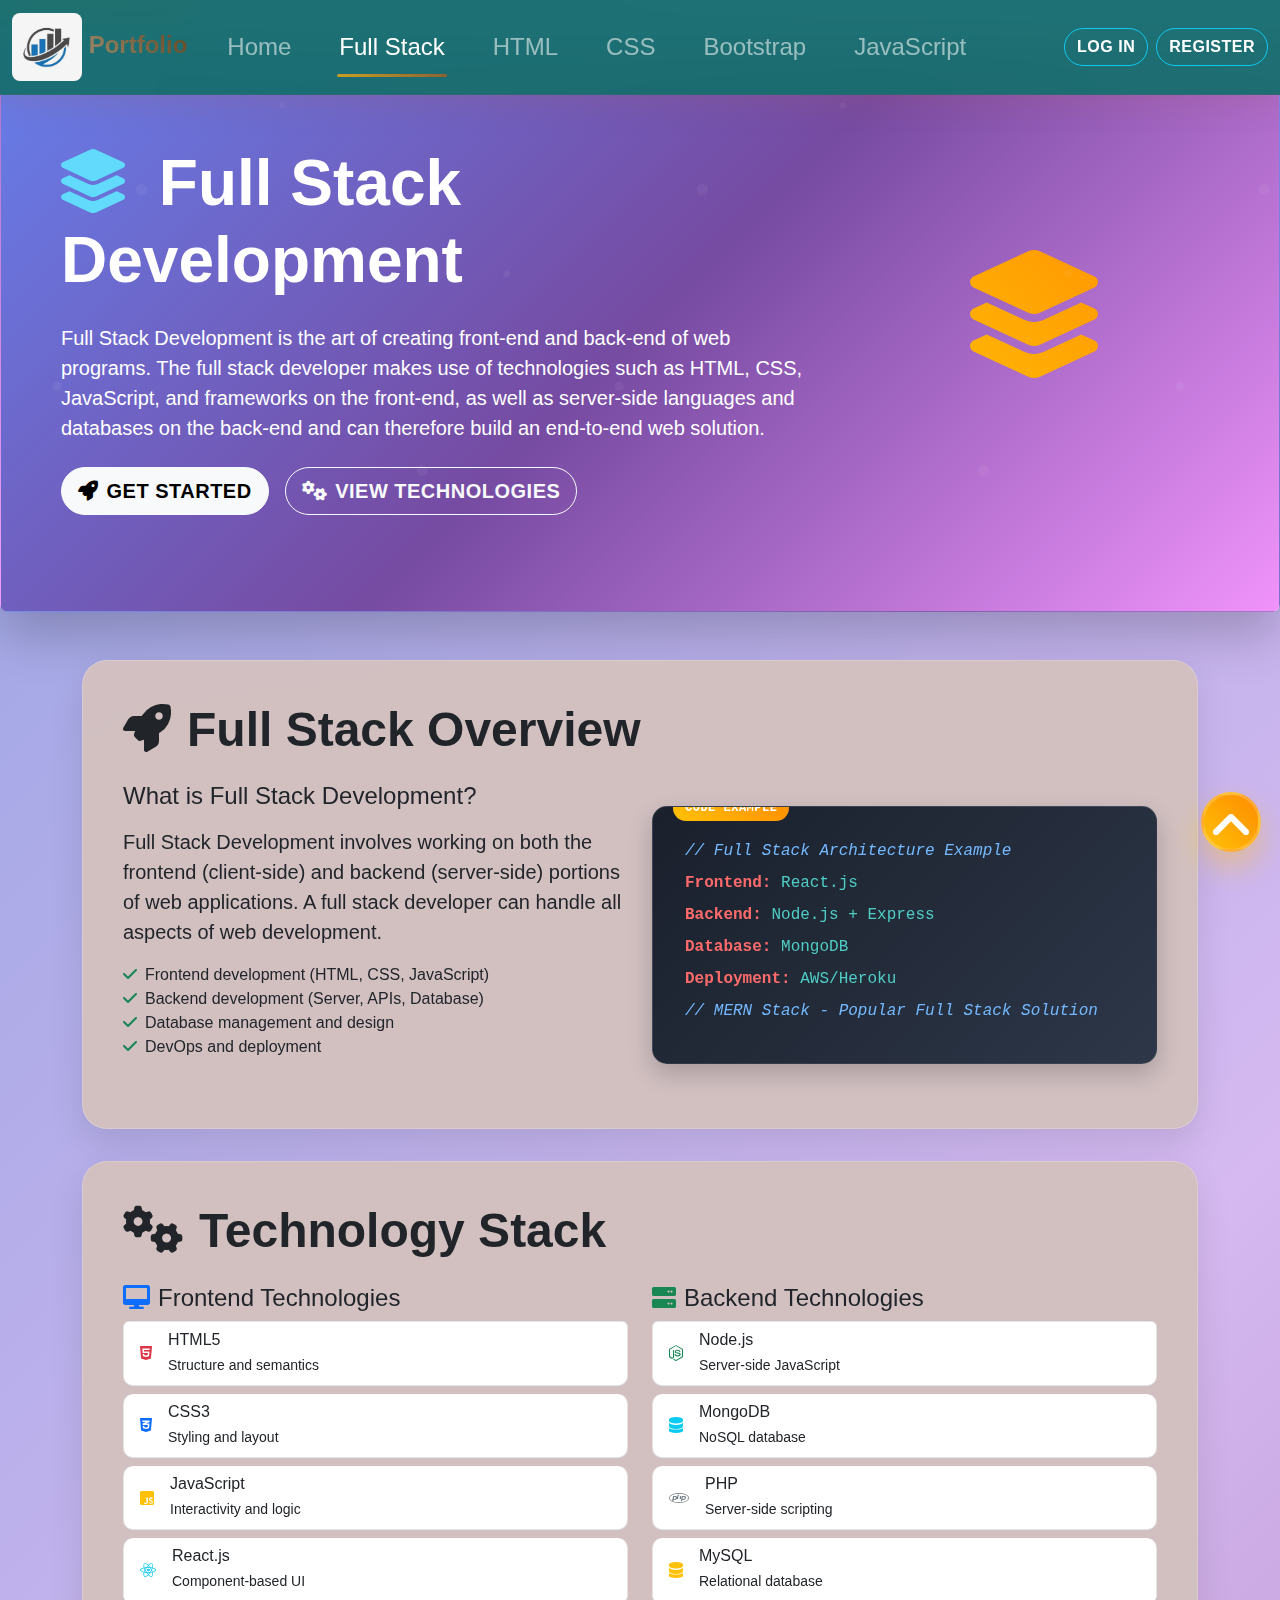
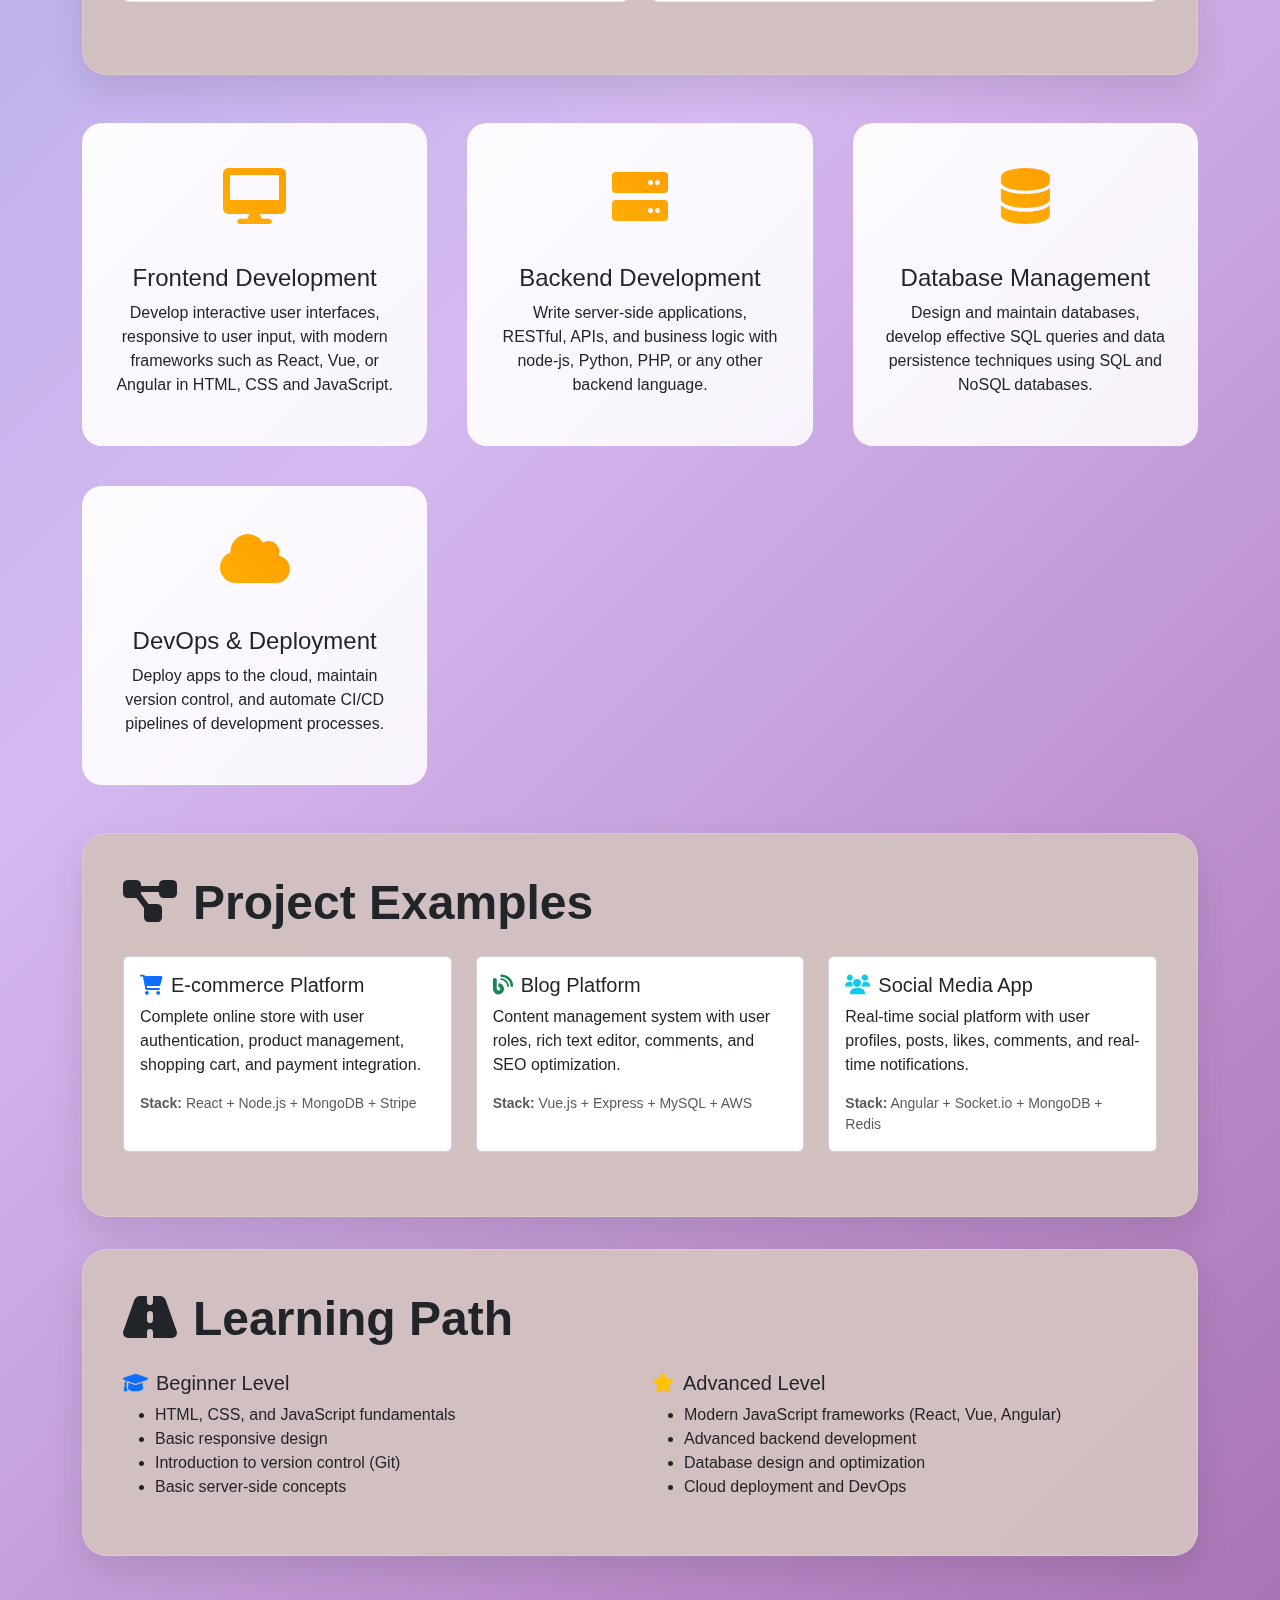
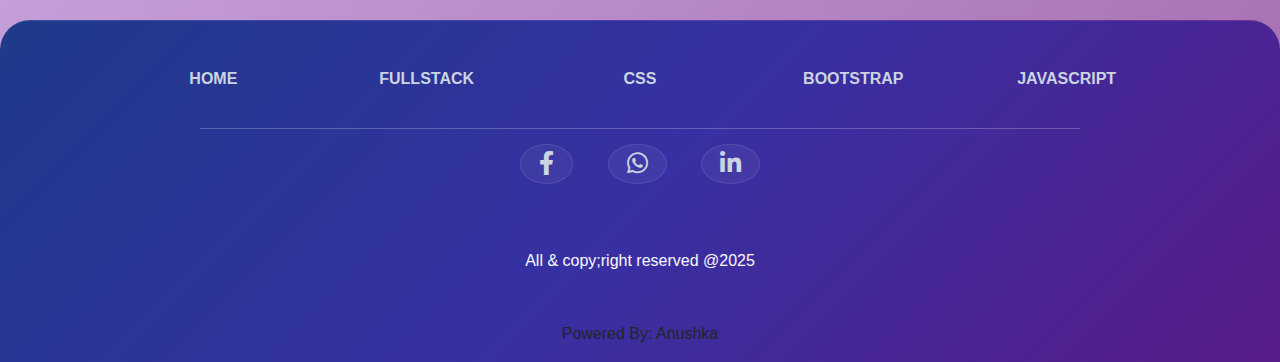
<file: fullstack.html>
<!doctype html>
<html lang="en">
  <head>
    <!-- Required meta tags -->
    <meta charset="utf-8">
    <meta name="viewport" content="width=device-width, initial-scale=1, shrink-to-fit=no">
    <meta name="description" content="Learn Full Stack Development - Master both frontend and backend technologies to build complete web applications."/>
    <meta name="Keywords" content="Full Stack Development, Frontend, Backend, Web Development, Full Stack Developer, MERN Stack, MEAN Stack">
    <meta name="author" content="Sajani Subedi">
    <meta name="copyright" content="Copyright © 2025" />
    <link href="https://cdn.jsdelivr.net/npm/bootstrap@5.3.3/dist/css/bootstrap.min.css" rel="stylesheet">
    <link rel="stylesheet" href="https://cdnjs.cloudflare.com/ajax/libs/font-awesome/6.0.0-beta2/css/all.min.css">
    <script src="https://code.jquery.com/jquery-3.5.1.slim.min.js" integrity="sha384-DfXdz2htPH0lsSSs5nCTpuj/zy4C+OGpamoFVy38MVBnE+IbbVYUew+OrCXaRkfj" crossorigin="anonymous"></script>
    <!-- favicon for portfolio -->
    <link rel="shortcut icon" href="assets/images/favicon.PNG" type="image/x-icon">
    <link rel="stylesheet" href="style.css">
    <title>Full Stack Development - Web Development Portfolio</title>
    <link rel="shortcut icon" href="logo.11.png" type="image/x-icon">
  </head>
<body>
<!-- Skip to main content link for accessibility -->
<a href="#main-content" class="skip-link">Skip to main content</a>

<!-- navbar start -->
 <nav class="navbar navbar-expand-lg fixed-top navbar-dark fs-4" role="navigation" aria-label="Main navigation">
   <div class="container-fluid">
     <a class="navbar-brand fs-4 fw-bold" href="index.html" aria-label="Portfolio Home">
      <img src="logo.11.png" alt="Portfolio Logo" width="70px" class="rounded-3">
      Portfolio</a>
     <button class="navbar-toggler" type="button" data-bs-toggle="collapse" data-bs-target="#navbarSupportedContent" aria-controls="navbarSupportedContent" aria-expanded="false" aria-label="Toggle navigation menu">
       <span class="navbar-toggler-icon" aria-hidden="true"></span>
     </button>
     <div class="collapse navbar-collapse d-flex justify-content-center" id="navbarSupportedContent">
       <ul class="navbar-nav mb-2 me-auto mb-lg-0" role="menubar">
         <li class="nav-item" role="none">
           <a class="nav-link" aria-current="page" href="index.html" role="menuitem" tabindex="0">Home</a>
         </li>
         <li class="nav-item" role="none">
           <a class="nav-link active" href="fullstack.html" role="menuitem" tabindex="0">Full Stack</a>
         </li>
         <li class="nav-item" role="none">
           <a class="nav-link" href="html.html" role="menuitem" tabindex="0">HTML</a>
         </li>
          <li class="nav-item" role="none">
           <a class="nav-link" href="css.html" role="menuitem" tabindex="0">CSS</a>
         </li>
         <li class="nav-item" role="none">
           <a class="nav-link" href="bs.html" role="menuitem" tabindex="0">Bootstrap</a>
         </li>
          <li class="nav-item" role="none">
           <a class="nav-link" href="js.html" role="menuitem" tabindex="0">JavaScript</a>
         </li>
       </ul>
     </div>
      <div class="d-flex" role="group" aria-label="Authentication buttons">
          <a class="btn btn-outline-info text-white me-2" href="#" role="button" tabindex="0">Log in</a>
          <a class="btn btn-outline-info text-white" href="#" role="button" tabindex="0">Register</a>
      </div>
   </div>
 </nav>
<!-- navbar end -->

<!-- hero section start -->
<main id="main-content" tabindex="-1">
<div class="topic-hero p-5 mb-4 rounded-3 my-5 text-white">
  <div class="container-fluid py-5">
    <div class="row align-items-center">
      <div class="col-lg-8">
        <h1 class="display-3 fw-bold mb-4">
          <i class="fas fa-layer-group me-3" style="color: #61dafb;"></i>
          Full Stack Development
        </h1>
        <p class="fs-5 mb-4">
          Full Stack Development is the art of creating front-end and back-end of web programs. The full stack developer makes use of technologies such as HTML, CSS, JavaScript, and frameworks on the front-end, as well as server-side languages and databases on the back-end and can therefore build an end-to-end web solution.
        </p>
        <div class="d-flex gap-3">
          <a class="btn btn-light btn-lg" href="#overview">
            <i class="fas fa-rocket me-2"></i>Get Started
          </a>
          <a class="btn btn-outline-light btn-lg" href="#technologies">
            <i class="fas fa-cogs me-2"></i>View Technologies
          </a>
        </div>
      </div>
      <div class="col-lg-4 text-center">
        <div class="feature-icon">
          <i class="fas fa-layer-group" style="font-size: 8rem; color: #61dafb;"></i>
        </div>
      </div>
    </div>
  </div>
</div>
<!-- hero section end -->

<!-- content start -->
<div class="container my-5">
  <!-- Overview Section -->
  <div id="overview" class="content-card fade-in">
    <h2 class="display-5 fw-bold mb-4 topic-fullstack">
      <i class="fas fa-rocket me-3"></i>Full Stack Overview
    </h2>
    <div class="row">
      <div class="col-lg-6">
        <h3 class="h4 mb-3">What is Full Stack Development?</h3>
        <p class="lead">
          Full Stack Development involves working on both the frontend (client-side) and backend (server-side) portions of web applications. A full stack developer can handle all aspects of web development.
        </p>
        <ul class="list-unstyled">
          <li><i class="fas fa-check text-success me-2"></i>Frontend development (HTML, CSS, JavaScript)</li>
          <li><i class="fas fa-check text-success me-2"></i>Backend development (Server, APIs, Database)</li>
          <li><i class="fas fa-check text-success me-2"></i>Database management and design</li>
          <li><i class="fas fa-check text-success me-2"></i>DevOps and deployment</li>
        </ul>
      </div>
      <div class="col-lg-6">
        <div class="code-block">
          <div class="mb-2"><span class="comment">// Full Stack Architecture Example</span></div>
          <div class="mb-2"><span class="keyword">Frontend:</span> <span class="string">React.js</span></div>
          <div class="mb-2"><span class="keyword">Backend:</span> <span class="string">Node.js + Express</span></div>
          <div class="mb-2"><span class="keyword">Database:</span> <span class="string">MongoDB</span></div>
          <div class="mb-2"><span class="keyword">Deployment:</span> <span class="string">AWS/Heroku</span></div>
          <div class="mb-2"><span class="comment">// MERN Stack - Popular Full Stack Solution</span></div>
        </div>
      </div>
    </div>
  </div>

  <!-- Technologies Section -->
  <div id="technologies" class="content-card fade-in">
    <h2 class="display-5 fw-bold mb-4 topic-fullstack">
      <i class="fas fa-cogs me-3"></i>Technology Stack
    </h2>
    
    <div class="row">
      <div class="col-lg-6 mb-4">
        <h4><i class="fas fa-desktop text-primary me-2"></i>Frontend Technologies</h4>
        <div class="list-group">
          <div class="list-group-item d-flex align-items-center">
            <i class="fab fa-html5 text-danger me-3"></i>
            <div>
              <h6 class="mb-1">HTML5</h6>
              <small>Structure and semantics</small>
            </div>
          </div>
          <div class="list-group-item d-flex align-items-center">
            <i class="fab fa-css3-alt text-primary me-3"></i>
            <div>
              <h6 class="mb-1">CSS3</h6>
              <small>Styling and layout</small>
            </div>
          </div>
          <div class="list-group-item d-flex align-items-center">
            <i class="fab fa-js-square text-warning me-3"></i>
            <div>
              <h6 class="mb-1">JavaScript</h6>
              <small>Interactivity and logic</small>
            </div>
          </div>
          <div class="list-group-item d-flex align-items-center">
            <i class="fab fa-react text-info me-3"></i>
            <div>
              <h6 class="mb-1">React.js</h6>
              <small>Component-based UI</small>
            </div>
          </div>
        </div>
      </div>
      
      <div class="col-lg-6 mb-4">
        <h4><i class="fas fa-server text-success me-2"></i>Backend Technologies</h4>
        <div class="list-group">
          <div class="list-group-item d-flex align-items-center">
            <i class="fab fa-node-js text-success me-3"></i>
            <div>
              <h6 class="mb-1">Node.js</h6>
              <small>Server-side JavaScript</small>
            </div>
          </div>
          <div class="list-group-item d-flex align-items-center">
            <i class="fas fa-database text-info me-3"></i>
            <div>
              <h6 class="mb-1">MongoDB</h6>
              <small>NoSQL database</small>
            </div>
          </div>
          <div class="list-group-item d-flex align-items-center">
            <i class="fab fa-php text-secondary me-3"></i>
            <div>
              <h6 class="mb-1">PHP</h6>
              <small>Server-side scripting</small>
            </div>
          </div>
          <div class="list-group-item d-flex align-items-center">
            <i class="fas fa-database text-warning me-3"></i>
            <div>
              <h6 class="mb-1">MySQL</h6>
              <small>Relational database</small>
            </div>
          </div>
        </div>
      </div>
    </div>
  </div>

  <!-- Features Grid -->
  <div class="feature-grid">
    <div class="feature-item slide-in-left">
      <div class="feature-icon">
        <i class="fas fa-desktop" style="color: #279fc1;"></i>
      </div>
      <h4>Frontend Development</h4>
      <p>Develop interactive user interfaces, responsive to user input, with modern frameworks such as React, Vue, or Angular in HTML, CSS and JavaScript.</p>
    </div>
    
    <div class="feature-item slide-in-right">
      <div class="feature-icon">
        <i class="fas fa-server" style="color: #4e1d79;"></i>
      </div>
      <h4>Backend Development</h4>
      <p>Write server-side applications, RESTful, APIs, and business logic with node-js, Python, PHP, or any other backend language.</p>
    </div>
    
    <div class="feature-item slide-in-left">
      <div class="feature-icon">
        <i class="fas fa-database" style="color: #61dafb;"></i>
      </div>
      <h4>Database Management</h4>
      <p>Design and maintain databases, develop effective SQL queries and data persistence techniques using SQL and NoSQL databases.</p>
    </div>
    
    <div class="feature-item slide-in-right">
      <div class="feature-icon">
        <i class="fas fa-cloud" style="color: #28535f;"></i>
      </div>
      <h4>DevOps & Deployment</h4>
      <p>Deploy apps to the cloud, maintain version control, and automate CI/CD pipelines of development processes.</p>
    </div>
  </div>

  <!-- Project Examples -->
  <div class="content-card fade-in">
    <h2 class="display-5 fw-bold mb-4 topic-fullstack">
      <i class="fas fa-project-diagram me-3"></i>Project Examples
    </h2>
    
    <div class="row">
      <div class="col-lg-4 mb-4">
        <div class="card h-100">
          <div class="card-body">
            <h5 class="card-title"><i class="fas fa-shopping-cart text-primary me-2"></i>E-commerce Platform</h5>
            <p class="card-text">Complete online store with user authentication, product management, shopping cart, and payment integration.</p>
            <div class="small text-muted">
              <strong>Stack:</strong> React + Node.js + MongoDB + Stripe
  </div>
</div>
   </div>
</div>
      
      <div class="col-lg-4 mb-4">
        <div class="card h-100">
          <div class="card-body">
            <h5 class="card-title"><i class="fas fa-blog text-success me-2"></i>Blog Platform</h5>
            <p class="card-text">Content management system with user roles, rich text editor, comments, and SEO optimization.</p>
            <div class="small text-muted">
              <strong>Stack:</strong> Vue.js + Express + MySQL + AWS
            </div>
          </div>
        </div>
      </div>
      
      <div class="col-lg-4 mb-4">
        <div class="card h-100">
          <div class="card-body">
            <h5 class="card-title"><i class="fas fa-users text-info me-2"></i>Social Media App</h5>
            <p class="card-text">Real-time social platform with user profiles, posts, likes, comments, and real-time notifications.</p>
            <div class="small text-muted">
              <strong>Stack:</strong> Angular + Socket.io + MongoDB + Redis
            </div>
          </div>
        </div>
      </div>
    </div>
</div>

  <!-- Learning Path -->
  <div class="content-card fade-in">
    <h2 class="display-5 fw-bold mb-4 topic-fullstack">
      <i class="fas fa-road me-3"></i>Learning Path
    </h2>
    <div class="row">
      <div class="col-md-6">
        <h5><i class="fas fa-graduation-cap text-primary me-2"></i>Beginner Level</h5>
        <ul>
          <li>HTML, CSS, and JavaScript fundamentals</li>
          <li>Basic responsive design</li>
          <li>Introduction to version control (Git)</li>
          <li>Basic server-side concepts</li>
        </ul>
      </div>
      <div class="col-md-6">
        <h5><i class="fas fa-star text-warning me-2"></i>Advanced Level</h5>
        <ul>
          <li>Modern JavaScript frameworks (React, Vue, Angular)</li>
          <li>Advanced backend development</li>
          <li>Database design and optimization</li>
          <li>Cloud deployment and DevOps</li>
        </ul>
      </div>
    </div>
  </div>
</div>
<!-- content end -->
</main>

<!-- Footer -->
<footer class="page-footer font-small indigo">
  <!-- Footer Links -->
  <div class="container-fluid text-light">
    <!-- Grid row-->
    <div class="top row text-center d-flex justify-content-center pt-5 mb-3">
      <!-- Grid column -->
      <div class="col-md-2 mb-3">
        <h6 class="text-uppercase font-weight-bold">
          <a href="index.html">Home</a>
        </h6>
      </div>
      <!-- Grid column -->
      <!-- Grid column -->
      <div class="col-md-2 mb-3">
        <h6 class="text-uppercase font-weight-bold">
          <a href="fullstack.html">Fullstack</a>
        </h6>
      </div>
      <!-- Grid column -->
      <!-- Grid column -->
      <div class="col-md-2 mb-3">
        <h6 class="text-uppercase font-weight-bold">
          <a href="css.html">CSS</a>
        </h6>
      </div>
      <!-- Grid column -->
      <!-- Grid column -->
      <div class="col-md-2 mb-3">
        <h6 class="text-uppercase font-weight-bold">
          <a href="bs.html">Bootstrap</a>
        </h6>
      </div>
      <!-- Grid column -->
      <!-- Grid column -->
      <div class="col-md-2 mb-3">
        <h6 class="text-uppercase font-weight-bold">
          <a href="js.html">Javascript</a>
        </h6>
      </div>
      <!-- Grid column -->
    </div>
    <!-- Grid row-->
    <hr class="rgba-white-light" style="margin: 0 15%;">

    <!-- Grid row-->
    <div class="row d-flex text-center justify-content-center mb-md-0 mb-4">
    <div class="row pb-3">
      <!-- Grid column -->
        <div class="f-icon col-md-12">
          <div class="icon mb-5 text-center">
          <!-- Facebook -->
          <a class="fb-ic" href="#">
            <i class="fab fa-facebook-f fa-lg white-text mr-4"> </i>
          </a>
          <!----Whatsapp-->
          <a class="wha-ic" href="https://wa.me/9779826232931">
            <i class="fab fa-whatsapp fa-lg white-text mr-4"> </i>
          </a>
          <!--Linkedin -->
          <a class="li-ic" href="#">
            <i class="fab fa-linkedin-in fa-lg white-text mr-4"> </i>
          </a>
        
        </div>
        <!-- Grid column -->
      </div>
      <!-- Grid column -->
      
        <center>
          <p style="line-height: 1.7rem">
            All & copy;right reserved @2025
          </p>
        </center>
  
      <!-- Grid column -->
    </div>
    <!-- Grid row-->
    <hr class="clearfix d-md-none rgba-white-light" style="margin: 10% 15% 5%;">
  </div>
  <!-- Footer Links -->

  <!-- Copyright -->
  <div class="footer-copyright text-dark py-3" style="text-align: center;">
    Powered By: <span>Anushka</span>
  </div>
  <!-- Copyright -->
</footer>
<!-- Footer -->

 <style>
  /*move page top*/
 .top-move {
     position: fixed;
     right: 19px;
     z-index: 100;
     text-align: center;
     bottom: 48px;
    background: transparent;
     padding: 5x;
     border-radius: 50%;
     -webkit-border-radius: 50%;
     height: 60px;
     width: 60px;
 }
 
 .top-move a{
     color: white;
 }
 .top-move a i{
 padding-top: 7px;
     font-size: 3rem;
 }
 </style>

 <div class="top-move" id="move-top">
   <a href="#"><i class="fa fa-angle-up fa-3x"></i></a>
 </div>

 <script>
 // scroll functions
 $(window).scroll(function(e) {
 $('#move-top')[$(window).scrollTop() <= 150 ? 'addClass' : 'removeClass']('d-none');
});

// Smooth scrolling for anchor links
document.querySelectorAll('a[href^="#"]').forEach(anchor => {
  anchor.addEventListener('click', function (e) {
    e.preventDefault();
    const target = document.querySelector(this.getAttribute('href'));
    if (target) {
      target.scrollIntoView({
        behavior: 'smooth',
        block: 'start'
      });
    }
  });
});

// Add animation classes on scroll
const observerOptions = {
  threshold: 0.1,
  rootMargin: '0px 0px -50px 0px'
};

const observer = new IntersectionObserver((entries) => {
  entries.forEach(entry => {
    if (entry.isIntersecting) {
      entry.target.classList.add('fade-in');
    }
  });
}, observerOptions);

document.querySelectorAll('.content-card, .feature-item').forEach(el => {
  observer.observe(el);
});
 </script>

<!-- JavaScript -->
<script src="https://cdn.jsdelivr.net/npm/bootstrap@5.3.7/dist/js/bootstrap.bundle.min.js" integrity="sha384-ndDqU0Gzau9qJ1lfW4pNLlhNTkCfHzAVBReH9diLvGRem5+R9g2FzA8ZGN954O5Q" crossorigin="anonymous"></script>

</body>
</html>
</file>
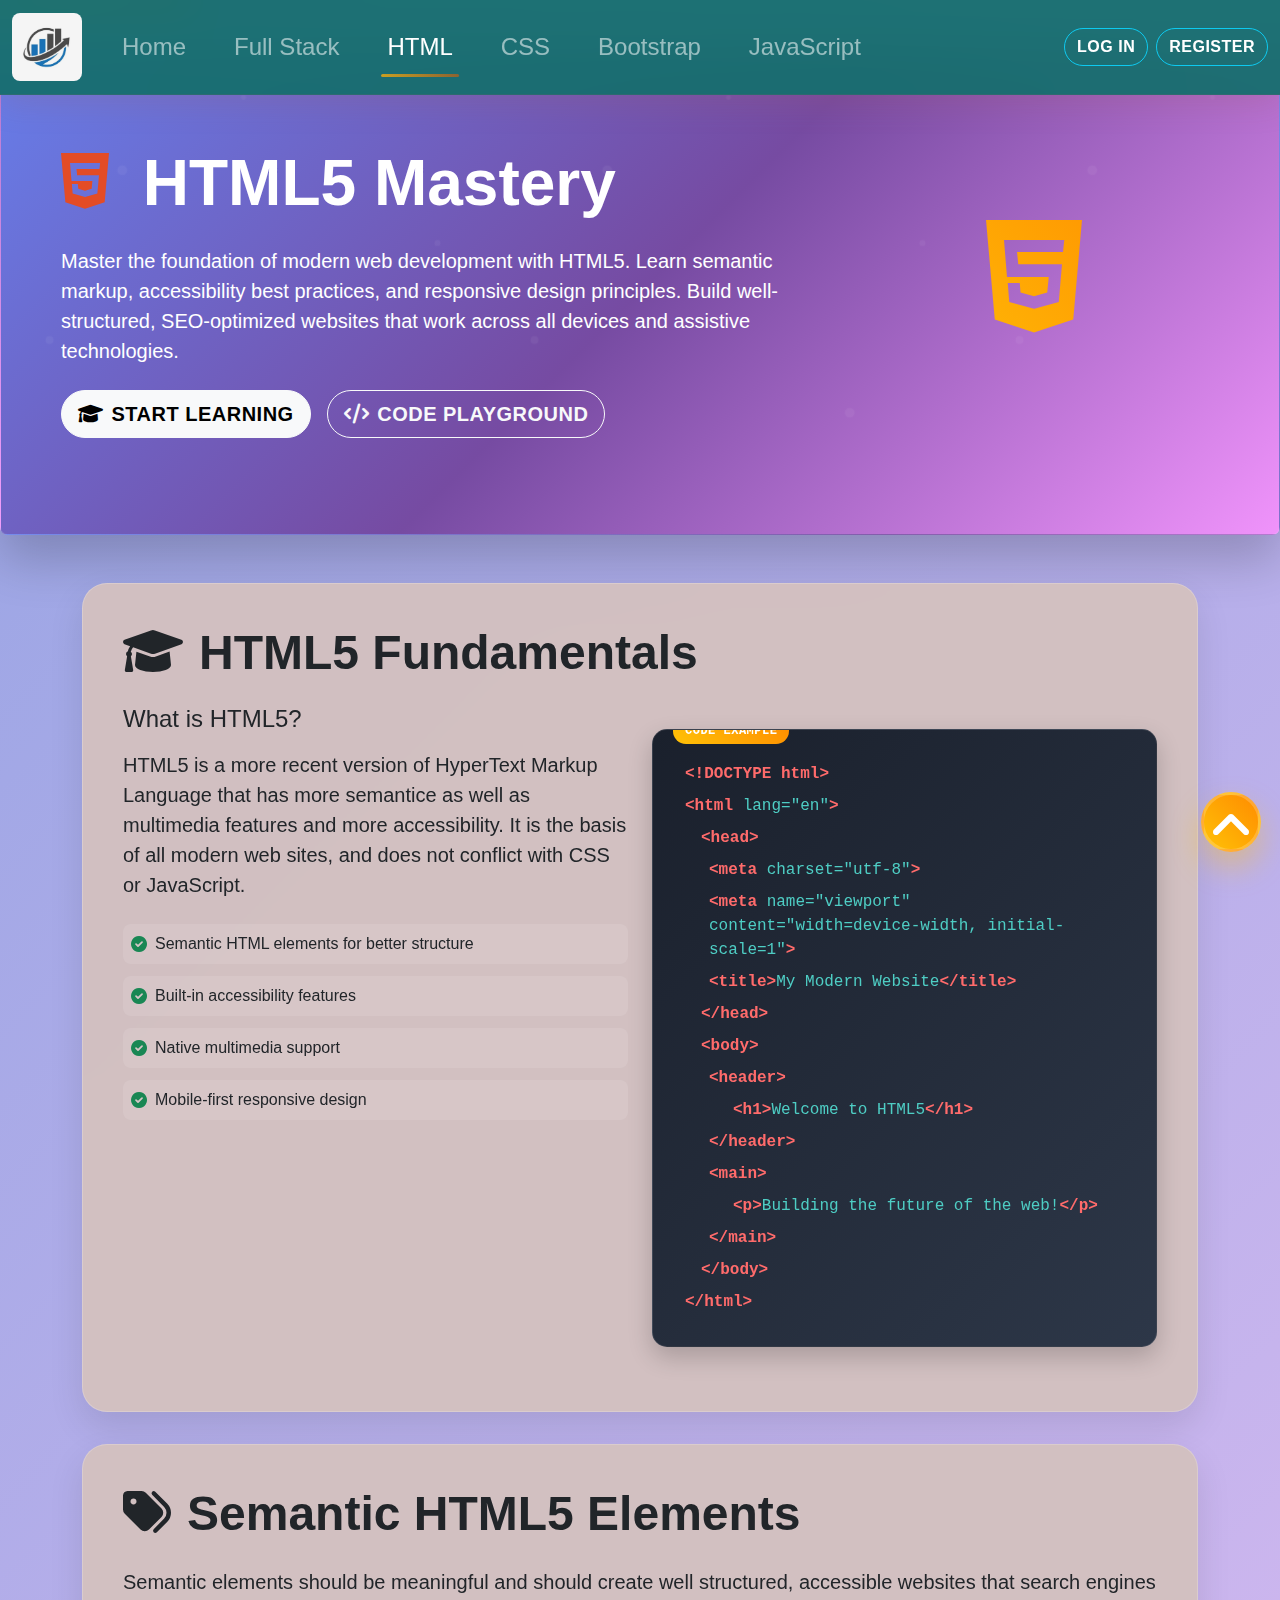
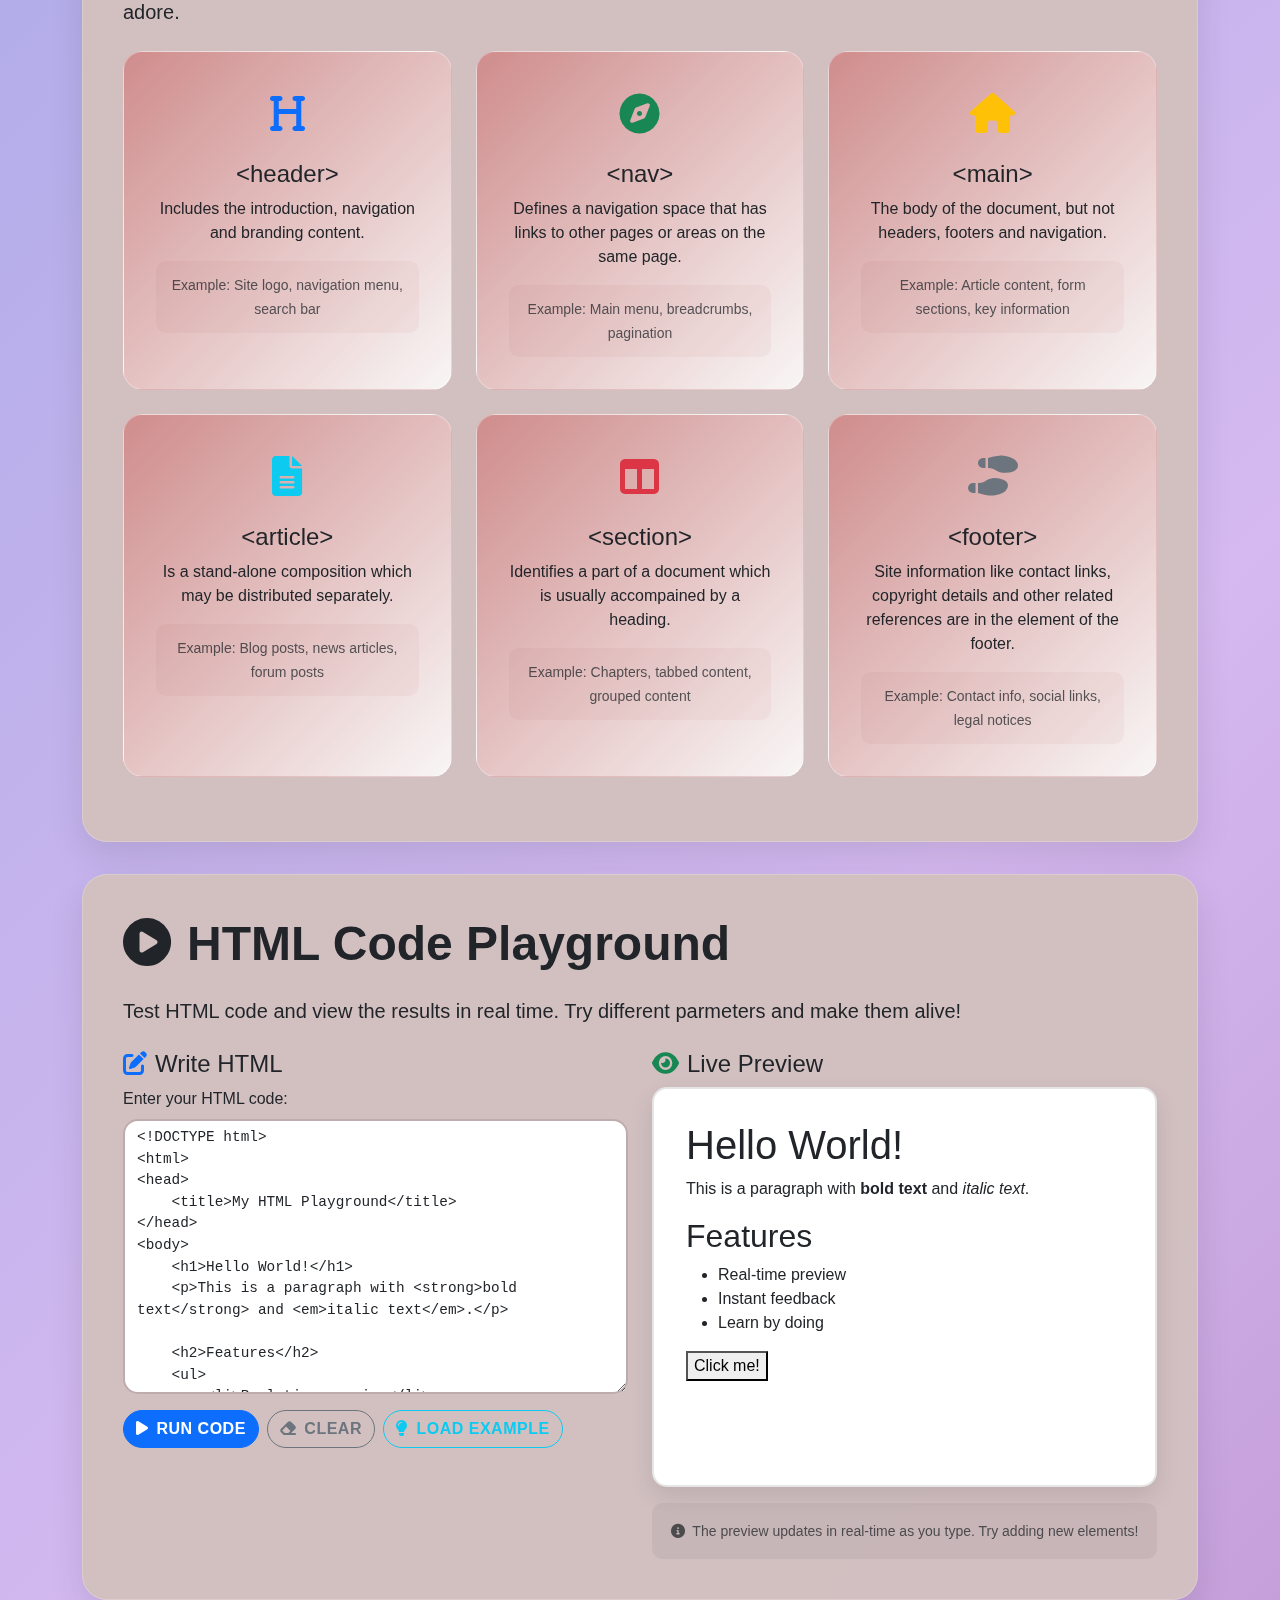
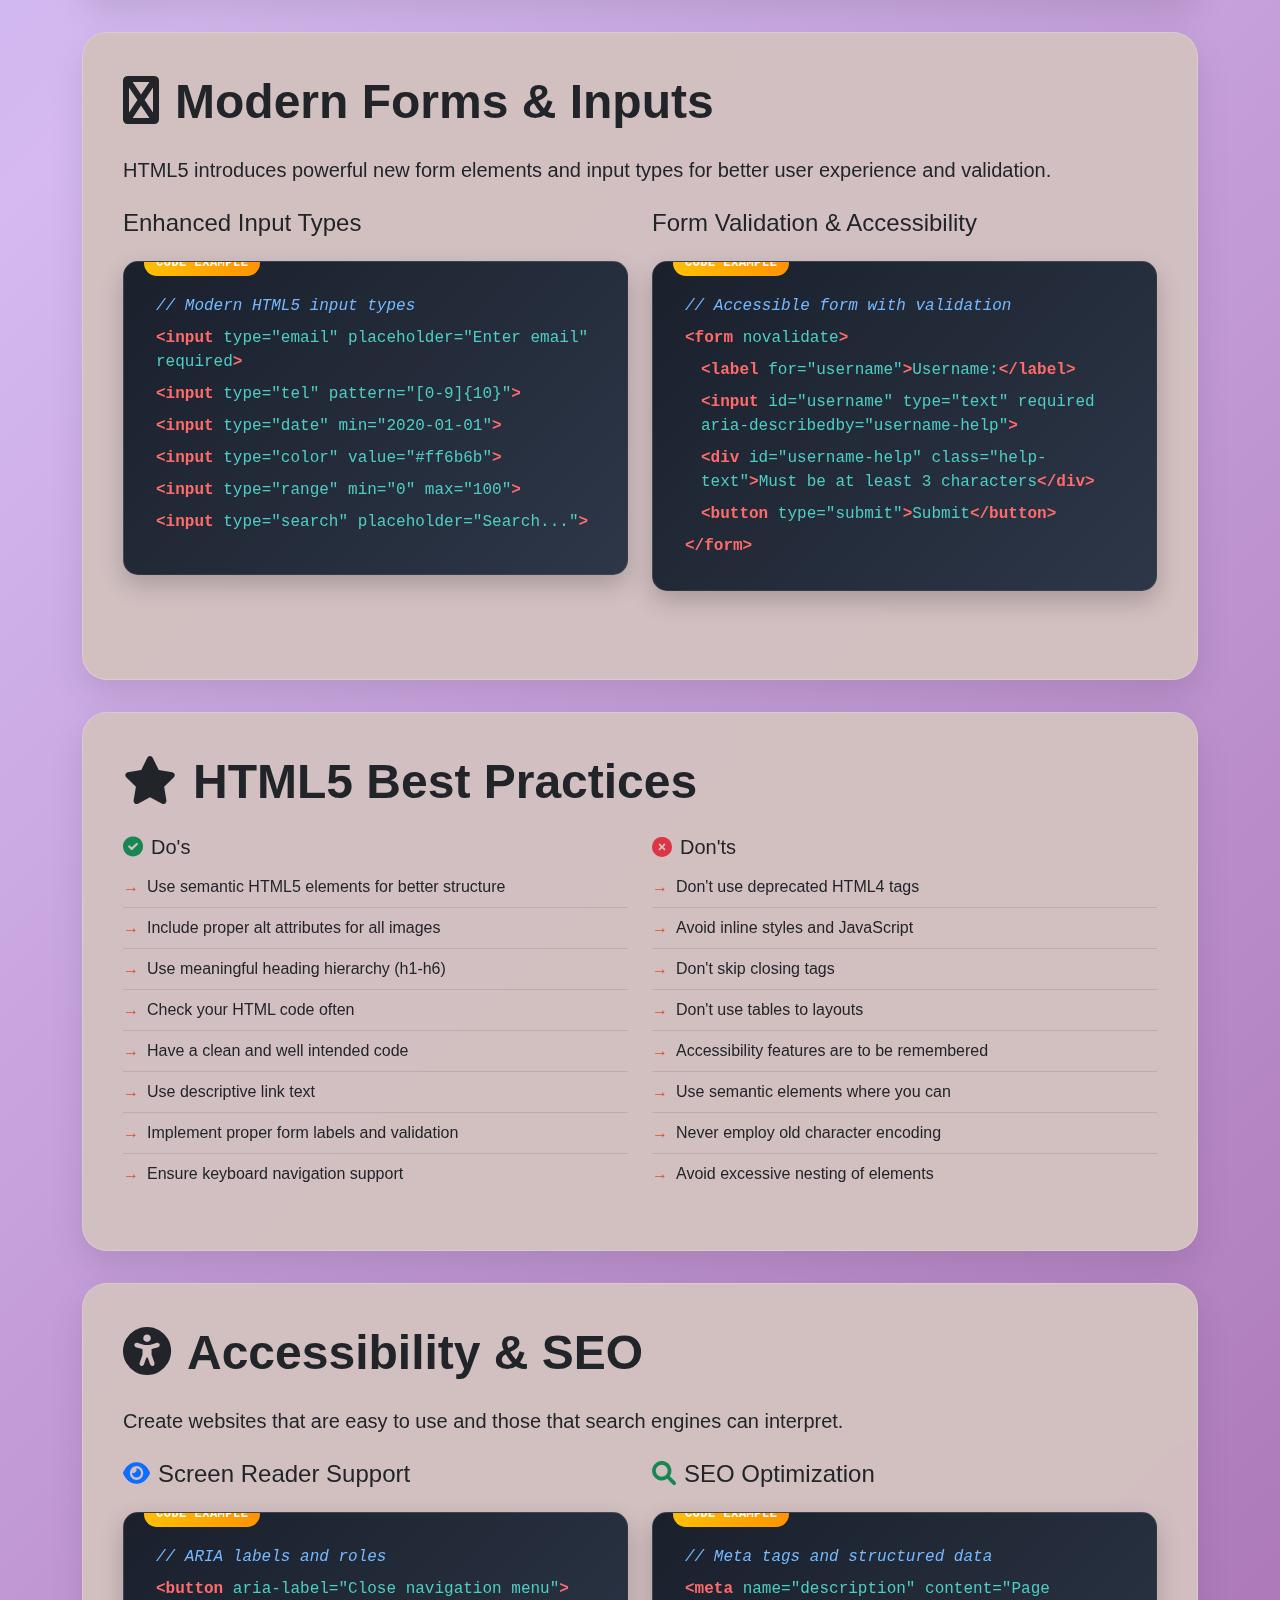
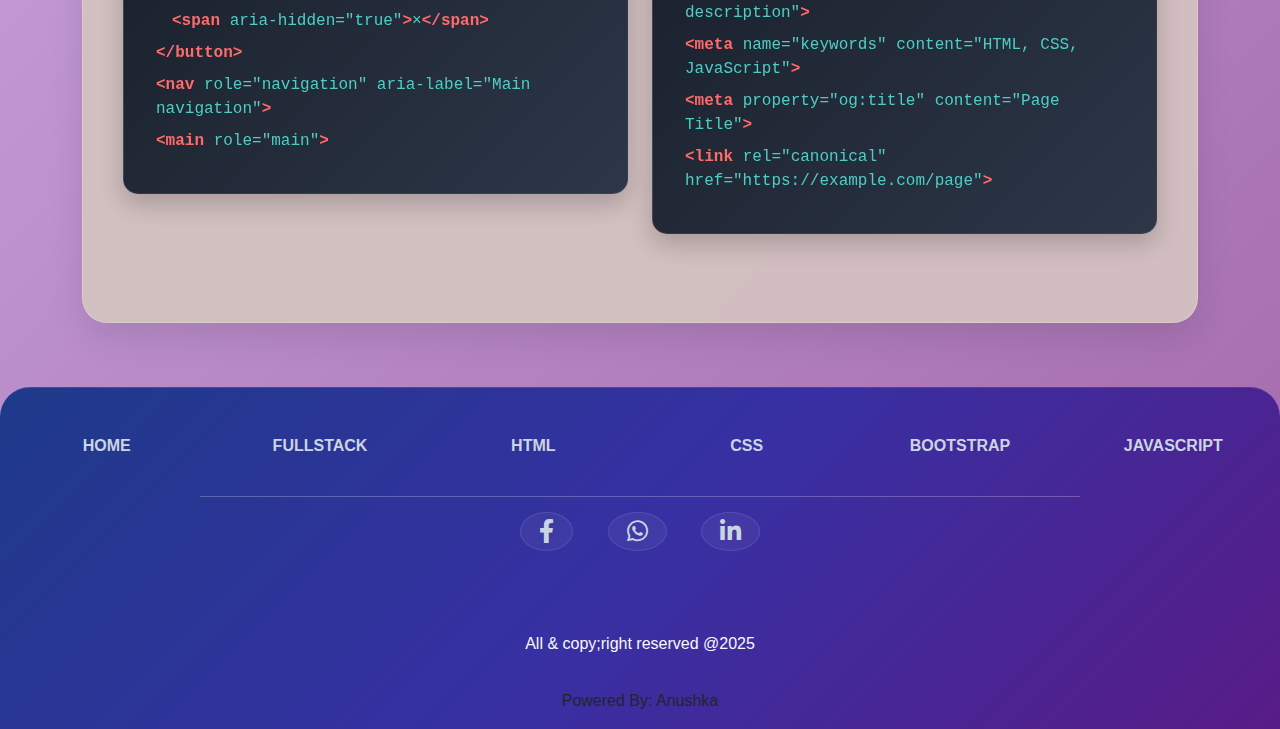
<file: html.html>
<!doctype html>
<html lang="en">
  <head>
    <!-- Required meta tags -->
    <meta charset="utf-8">
    <meta name="viewport" content="width=device-width, initial-scale=1, shrink-to-fit=no">
    <meta name="description" content="Master HTML5 - The foundation of modern web development. Learn semantic markup, accessibility, and responsive design with comprehensive tutorials and interactive examples."/>
    <meta name="Keywords" content="HTML5, HyperText Markup Language, Web Development, Frontend, Semantic Markup, Accessibility, SEO, Responsive Design">
    <meta name="author" content="Anushka GC">
    <meta name="copyright" content="Copyright © 2025" />
    <link href="https://cdn.jsdelivr.net/npm/bootstrap@5.3.3/dist/css/bootstrap.min.css" rel="stylesheet">
    <link rel="stylesheet" href="https://cdnjs.cloudflare.com/ajax/libs/font-awesome/6.0.0-beta2/css/all.min.css">
    <script src="https://code.jquery.com/jquery-3.5.1.slim.min.js" integrity="sha384-DfXdz2htPH0lsSSs5nCTpuj/zy4C+OGpamoFVy38MVBnE+IbbVYUew+OrCXaRkfj" crossorigin="anonymous"></script>
    <link rel="stylesheet" href="style.css">
    <title>HTML5 Mastery - Modern Web Development Portfolio</title>
    <link rel="shortcut icon" href="logo.11.png" type="image/x-icon">
  </head>
<body>
<!-- Skip to main content link for accessibility -->
<a href="#main-content" class="skip-link">Skip to main content</a>

<!-- navbar start -->
 <nav class="navbar navbar-expand-lg fixed-top navbar-dark fs-4" style="background-color:#081f5c" role="navigation" aria-label="Main navigation">
   <div class="container-fluid">
     <a class="navbar-brand fs-4 fw-bold" href="index.html" aria-label="Portfolio Home">
      <img src="logo.11.png" alt="Portfolio Logo" width="70px" class="rounded-3"></a>
     <button class="navbar-toggler" type="button" data-bs-toggle="collapse" data-bs-target="#navbarSupportedContent" aria-controls="navbarSupportedContent" aria-expanded="false" aria-label="Toggle navigation menu">
       <span class="navbar-toggler-icon" aria-hidden="true"></span>
     </button>
     <div class="collapse navbar-collapse d-flex justify-content-center" id="navbarSupportedContent">
       <ul class="navbar-nav mb-2 me-auto mb-lg-0" role="menubar">
         <li class="nav-item" role="none">
           <a class="nav-link" aria-current="page" href="index.html" role="menuitem" tabindex="0">Home</a>
         </li>
         <li class="nav-item" role="none">
           <a class="nav-link" href="fullstack.html" role="menuitem" tabindex="0">Full Stack</a>
         </li>
         <li class="nav-item" role="none">
           <a class="nav-link active" href="html.html" role="menuitem" tabindex="0">HTML</a>
         </li>
          <li class="nav-item" role="none">
           <a class="nav-link" href="css.html" role="menuitem" tabindex="0">CSS</a>
         </li>
         <li class="nav-item" role="none">
           <a class="nav-link" href="bs.html" role="menuitem" tabindex="0">Bootstrap</a>
         </li>
          <li class="nav-item" role="none">
           <a class="nav-link" href="js.html" role="menuitem" tabindex="0">JavaScript</a>
         </li>
       </ul>
     </div>
      <div class="d-flex" role="group" aria-label="Authentication buttons">
          <a class="btn btn-outline-info text-white me-2" href="#" role="button" tabindex="0">Log in</a>
          <a class="btn btn-outline-info text-white" href="#" role="button" tabindex="0">Register</a>
      </div>
   </div>
 </nav>
<!-- navbar end -->

<!-- hero section start -->
<main id="main-content" tabindex="-1">
<div class="topic-hero p-5 mb-4 rounded-3 my-5 text-white">
  <div class="container-fluid py-5">
    <div class="row align-items-center">
      <div class="col-lg-8">
        <h1 class="display-3 fw-bold mb-4">
          <i class="fab fa-html5 me-3" style="color: #e34c26;"></i>
          HTML5 Mastery
        </h1>
        <p class="fs-5 mb-4">
          Master the foundation of modern web development with HTML5. Learn semantic markup, accessibility best practices, and responsive design principles. Build well-structured, SEO-optimized websites that work across all devices and assistive technologies.
        </p>
        <div class="d-flex gap-3 flex-wrap">
          <a class="btn btn-light btn-lg" href="#fundamentals">
            <i class="fas fa-graduation-cap me-2"></i>Start Learning
          </a>
          <a class="btn btn-outline-light btn-lg" href="#playground">
            <i class="fas fa-code me-2"></i>Code Playground
          </a>
        </div>
      </div>
      <div class="col-lg-4 text-center">
        <div class="feature-icon">
          <i class="fab fa-html5" style="font-size: 8rem; color: #e34c26;"></i>
        </div>
      </div>
    </div>
  </div>
</div>
<!-- hero section end -->

<!-- content start -->
<div class="container my-5">
  <!-- Fundamentals Section -->
  <div id="fundamentals" class="content-card fade-in">
    <h2 class="display-5 fw-bold mb-4 topic-html">
      <i class="fas fa-graduation-cap me-3"></i>HTML5 Fundamentals
    </h2>
    <div class="row">
      <div class="col-lg-6">
        <h3 class="h4 mb-3">What is HTML5?</h3>
        <p class="lead">
          HTML5 is a more recent version of HyperText Markup Language that has more semantice as well as multimedia features and more accessibility. It is the basis of all modern web sites, and does not conflict with CSS or JavaScript.
        </p>
        <div class="feature-list">
          <div class="feature-item-small">
            <i class="fas fa-check-circle text-success me-2"></i>
            <span>Semantic HTML elements for better structure</span>
          </div>
          <div class="feature-item-small">
            <i class="fas fa-check-circle text-success me-2"></i>
            <span>Built-in accessibility features</span>
          </div>
          <div class="feature-item-small">
            <i class="fas fa-check-circle text-success me-2"></i>
            <span>Native multimedia support</span>
          </div>
          <div class="feature-item-small">
            <i class="fas fa-check-circle text-success me-2"></i>
            <span>Mobile-first responsive design</span>
          </div>
        </div>
      </div>
      <div class="col-lg-6">
        <div class="code-block">
          <div class="mb-2"><span class="keyword">&lt;!DOCTYPE html&gt;</span></div>
          <div class="mb-2"><span class="keyword">&lt;html</span> <span class="string">lang="en"</span><span class="keyword">&gt;</span></div>
          <div class="mb-2 ms-3"><span class="keyword">&lt;head&gt;</span></div>
          <div class="mb-2 ms-4"><span class="keyword">&lt;meta</span> <span class="string">charset="utf-8"</span><span class="keyword">&gt;</span></div>
          <div class="mb-2 ms-4"><span class="keyword">&lt;meta</span> <span class="string">name="viewport" content="width=device-width, initial-scale=1"</span><span class="keyword">&gt;</span></div>
          <div class="mb-2 ms-4"><span class="keyword">&lt;title&gt;</span><span class="string">My Modern Website</span><span class="keyword">&lt;/title&gt;</span></div>
          <div class="mb-2 ms-3"><span class="keyword">&lt;/head&gt;</span></div>
          <div class="mb-2 ms-3"><span class="keyword">&lt;body&gt;</span></div>
          <div class="mb-2 ms-4"><span class="keyword">&lt;header&gt;</span></div>
          <div class="mb-2 ms-5"><span class="keyword">&lt;h1&gt;</span><span class="string">Welcome to HTML5</span><span class="keyword">&lt;/h1&gt;</span></div>
          <div class="mb-2 ms-4"><span class="keyword">&lt;/header&gt;</span></div>
          <div class="mb-2 ms-4"><span class="keyword">&lt;main&gt;</span></div>
          <div class="mb-2 ms-5"><span class="keyword">&lt;p&gt;</span><span class="string">Building the future of the web!</span><span class="keyword">&lt;/p&gt;</span></div>
          <div class="mb-2 ms-4"><span class="keyword">&lt;/main&gt;</span></div>
          <div class="mb-2 ms-3"><span class="keyword">&lt;/body&gt;</span></div>
          <div><span class="keyword">&lt;/html&gt;</span></div>
        </div>
      </div>
    </div>
  </div>

  <!-- Semantic Elements Section -->
  <div class="content-card fade-in">
    <h2 class="display-5 fw-bold mb-4 topic-html">
      <i class="fas fa-tags me-3"></i>Semantic HTML5 Elements
    </h2>
    <p class="lead mb-4">Semantic elements should be meaningful and should create well structured, accessible websites that search engines adore.</p>
    <div class="row">
      <div class="col-lg-4 mb-4">
        <div class="semantic-card">
          <div class="semantic-icon">
            <i class="fas fa-header text-primary"></i>
          </div>
          <h4>&lt;header&gt;</h4>
          <p>Includes the introduction, navigation and branding content.</p>
          <div class="semantic-example">
            <small class="text-muted">Example: Site logo, navigation menu, search bar</small>
          </div>
        </div>
      </div>
      
      <div class="col-lg-4 mb-4">
        <div class="semantic-card">
          <div class="semantic-icon">
            <i class="fas fa-compass text-success"></i>
          </div>
          <h4>&lt;nav&gt;</h4>
          <p>Defines a navigation space that has links to other pages or areas on the same page.</p>
          <div class="semantic-example">
            <small class="text-muted">Example: Main menu, breadcrumbs, pagination</small>
          </div>
        </div>
      </div>
      
      <div class="col-lg-4 mb-4">
        <div class="semantic-card">
          <div class="semantic-icon">
            <i class="fas fa-home text-warning"></i>
          </div>
          <h4>&lt;main&gt;</h4>
          <p>The body of the document, but not headers, footers and navigation.</p>
          <div class="semantic-example">
            <small class="text-muted">Example: Article content, form sections, key information</small>
          </div>
        </div>
      </div>
      
      <div class="col-lg-4 mb-4">
        <div class="semantic-card">
          <div class="semantic-icon">
            <i class="fas fa-file-alt text-info"></i>
          </div>
          <h4>&lt;article&gt;</h4>
          <p>Is a stand-alone composition which may be distributed separately.</p>
          <div class="semantic-example">
            <small class="text-muted">Example: Blog posts, news articles, forum posts</small>
          </div>
        </div>
      </div>
      
      <div class="col-lg-4 mb-4">
        <div class="semantic-card">
          <div class="semantic-icon">
            <i class="fas fa-columns text-danger"></i>
          </div>
          <h4>&lt;section&gt;</h4>
          <p>Identifies a part of a document which is usually accompained by a heading.</p>
          <div class="semantic-example">
            <small class="text-muted">Example: Chapters, tabbed content, grouped content</small>
          </div>
        </div>
      </div>
      
      <div class="col-lg-4 mb-4">
        <div class="semantic-card">
          <div class="semantic-icon">
            <i class="fas fa-shoe-prints text-secondary"></i>
          </div>
          <h4>&lt;footer&gt;</h4>
          <p>Site information like contact links, copyright details and other related references are in the element of the footer.</p>
          <div class="semantic-example">
            <small class="text-muted">Example: Contact info, social links, legal notices</small>
          </div>
        </div>
      </div>
    </div>
  </div>

  <!-- Interactive Playground -->
  <div id="playground" class="content-card fade-in">
    <h2 class="display-5 fw-bold mb-4 topic-html">
      <i class="fas fa-play-circle me-3"></i>HTML Code Playground
    </h2>
    <p class="lead mb-4">Test HTML code and view the results in real time. Try different parmeters and make them alive!</p>
    
    <div class="row">
      <div class="col-lg-6">
        <h4><i class="fas fa-edit me-2 text-primary"></i>Write HTML</h4>
        <div class="form-group">
          <label for="htmlCode" class="form-label">Enter your HTML code:</label>
          <textarea id="htmlCode" class="form-control code-input" rows="12" placeholder="Start typing your HTML here...">&lt;!DOCTYPE html&gt;
&lt;html&gt;
&lt;head&gt;
    &lt;title&gt;My HTML Playground&lt;/title&gt;
&lt;/head&gt;
&lt;body&gt;
    &lt;h1&gt;Hello World!&lt;/h1&gt;
    &lt;p&gt;This is a paragraph with &lt;strong&gt;bold text&lt;/strong&gt; and &lt;em&gt;italic text&lt;/em&gt;.&lt;/p&gt;
    
    &lt;h2&gt;Features&lt;/h2&gt;
    &lt;ul&gt;
        &lt;li&gt;Real-time preview&lt;/li&gt;
        &lt;li&gt;Instant feedback&lt;/li&gt;
        &lt;li&gt;Learn by doing&lt;/li&gt;
    &lt;/ul&gt;
    
    &lt;button&gt;Click me!&lt;/button&gt;
&lt;/body&gt;
&lt;/html&gt;</textarea>
        </div>
        <div class="d-flex gap-2 mt-3">
          <button class="btn btn-primary" onclick="runCode()">
            <i class="fas fa-play me-2"></i>Run Code
          </button>
          <button class="btn btn-outline-secondary" onclick="clearCode()">
            <i class="fas fa-eraser me-2"></i>Clear
          </button>
          <button class="btn btn-outline-info" onclick="loadExample()">
            <i class="fas fa-lightbulb me-2"></i>Load Example
          </button>
        </div>
      </div>
      
      <div class="col-lg-6">
        <h4><i class="fas fa-eye me-2 text-success"></i>Live Preview</h4>
        <div class="preview-container">
          <div id="output" class="preview-output">
            <h1>Hello World!</h1>
            <p>This is a paragraph with <strong>bold text</strong> and <em>italic text</em>.</p>
            
            <h2>Features</h2>
            <ul>
                <li>Real-time preview</li>
                <li>Instant feedback</li>
                <li>Learn by doing</li>
            </ul>
            
            <button>Click me!</button>
          </div>
        </div>
        <div class="preview-info mt-3">
          <small class="text-muted">
            <i class="fas fa-info-circle me-1"></i>
            The preview updates in real-time as you type. Try adding new elements!
          </small>
        </div>
      </div>
    </div>
  </div>

  <!-- Forms and Inputs -->
  <div class="content-card fade-in">
    <h2 class="display-5 fw-bold mb-4 topic-html">
      <i class="fas fa-wpforms me-3"></i>Modern Forms & Inputs
    </h2>
    <p class="lead mb-4">HTML5 introduces powerful new form elements and input types for better user experience and validation.</p>
    
    <div class="row">
      <div class="col-lg-6 mb-4">
        <h4>Enhanced Input Types</h4>
        <div class="code-block">
          <div class="mb-2"><span class="comment">// Modern HTML5 input types</span></div>
          <div class="mb-2"><span class="keyword">&lt;input</span> <span class="string">type="email" placeholder="Enter email" required</span><span class="keyword">&gt;</span></div>
          <div class="mb-2"><span class="keyword">&lt;input</span> <span class="string">type="tel" pattern="[0-9]{10}"</span><span class="keyword">&gt;</span></div>
          <div class="mb-2"><span class="keyword">&lt;input</span> <span class="string">type="date" min="2020-01-01"</span><span class="keyword">&gt;</span></div>
          <div class="mb-2"><span class="keyword">&lt;input</span> <span class="string">type="color" value="#ff6b6b"</span><span class="keyword">&gt;</span></div>
          <div class="mb-2"><span class="keyword">&lt;input</span> <span class="string">type="range" min="0" max="100"</span><span class="keyword">&gt;</span></div>
          <div class="mb-2"><span class="keyword">&lt;input</span> <span class="string">type="search" placeholder="Search..."</span><span class="keyword">&gt;</span></div>
        </div>
      </div>
      
      <div class="col-lg-6 mb-4">
        <h4>Form Validation & Accessibility</h4>
        <div class="code-block">
          <div class="mb-2"><span class="comment">// Accessible form with validation</span></div>
          <div class="mb-2"><span class="keyword">&lt;form</span> <span class="string">novalidate</span><span class="keyword">&gt;</span></div>
          <div class="mb-2 ms-3"><span class="keyword">&lt;label</span> <span class="string">for="username"</span><span class="keyword">&gt;</span><span class="string">Username:</span><span class="keyword">&lt;/label&gt;</span></div>
          <div class="mb-2 ms-3"><span class="keyword">&lt;input</span> <span class="string">id="username" type="text" required aria-describedby="username-help"</span><span class="keyword">&gt;</span></div>
          <div class="mb-2 ms-3"><span class="keyword">&lt;div</span> <span class="string">id="username-help" class="help-text"</span><span class="keyword">&gt;</span><span class="string">Must be at least 3 characters</span><span class="keyword">&lt;/div&gt;</span></div>
          <div class="mb-2 ms-3"><span class="keyword">&lt;button</span> <span class="string">type="submit"</span><span class="keyword">&gt;</span><span class="string">Submit</span><span class="keyword">&lt;/button&gt;</span></div>
          <div><span class="keyword">&lt;/form&gt;</span></div>
        </div>
      </div>
    </div>
  </div>

  <!-- Best Practices -->
  <div class="content-card fade-in">
    <h2 class="display-5 fw-bold mb-4 topic-html">
      <i class="fas fa-star me-3"></i>HTML5 Best Practices
    </h2>
    <div class="row">
      <div class="col-md-6">
        <h5><i class="fas fa-check-circle text-success me-2"></i>Do's</h5>
        <ul class="best-practices-list">
          <li>Use semantic HTML5 elements for better structure</li>
          <li>Include proper alt attributes for all images</li>
          <li>Use meaningful heading hierarchy (h1-h6)</li>
          <li>Check your HTML code often</li>
          <li>Have a clean and well intended code</li>
          <li>Use descriptive link text</li>
          <li>Implement proper form labels and validation</li>
          <li>Ensure keyboard navigation support</li>
        </ul>
      </div>
      <div class="col-md-6">
        <h5><i class="fas fa-times-circle text-danger me-2"></i>Don'ts</h5>
        <ul class="best-practices-list">
          <li>Don't use deprecated HTML4 tags</li>
          <li>Avoid inline styles and JavaScript</li>
          <li>Don't skip closing tags</li>
          <li>Don't use tables to layouts</li>
          <li>Accessibility features are to be remembered</li>
          <li>Use semantic elements where you can</li>
          <li>Never employ old character encoding</li>
          <li>Avoid excessive nesting of elements</li>
        </ul>
      </div>
    </div>
  </div>

  <!-- Accessibility Section -->
  <div class="content-card fade-in">
    <h2 class="display-5 fw-bold mb-4 topic-html">
      <i class="fas fa-universal-access me-3"></i>Accessibility & SEO
    </h2>
    <p class="lead mb-4">Create websites that are easy to use and those that search engines can interpret.</p>
    
    <div class="row">
      <div class="col-lg-6 mb-4">
        <h4><i class="fas fa-eye text-primary me-2"></i>Screen Reader Support</h4>
        <div class="code-block">
          <div class="mb-2"><span class="comment">// ARIA labels and roles</span></div>
          <div class="mb-2"><span class="keyword">&lt;button</span> <span class="string">aria-label="Close navigation menu"</span><span class="keyword">&gt;</span></div>
          <div class="mb-2 ms-3"><span class="keyword">&lt;span</span> <span class="string">aria-hidden="true"</span><span class="keyword">&gt;</span><span class="string">×</span><span class="keyword">&lt;/span&gt;</span></div>
          <div class="mb-2"><span class="keyword">&lt;/button&gt;</span></div>
          <div class="mb-2"><span class="keyword">&lt;nav</span> <span class="string">role="navigation" aria-label="Main navigation"</span><span class="keyword">&gt;</span></div>
          <div class="mb-2"><span class="keyword">&lt;main</span> <span class="string">role="main"</span><span class="keyword">&gt;</span></div>
        </div>
      </div>
      
      <div class="col-lg-6 mb-4">
        <h4><i class="fas fa-search text-success me-2"></i>SEO Optimization</h4>
        <div class="code-block">
          <div class="mb-2"><span class="comment">// Meta tags and structured data</span></div>
          <div class="mb-2"><span class="keyword">&lt;meta</span> <span class="string">name="description" content="Page description"</span><span class="keyword">&gt;</span></div>
          <div class="mb-2"><span class="keyword">&lt;meta</span> <span class="string">name="keywords" content="HTML, CSS, JavaScript"</span><span class="keyword">&gt;</span></div>
          <div class="mb-2"><span class="keyword">&lt;meta</span> <span class="string">property="og:title" content="Page Title"</span><span class="keyword">&gt;</span></div>
          <div class="mb-2"><span class="keyword">&lt;link</span> <span class="string">rel="canonical" href="https://example.com/page"</span><span class="keyword">&gt;</span></div>
        </div>
      </div>
    </div>
  </div>
</div>
<!-- content end -->
</main>

<!-- Footer -->
<footer class="page-footer font-small indigo">
  <!-- Footer Links -->
  <div class="container-fluid text-light">
    <!-- Grid row-->
    <div class="top row text-center d-flex justify-content-center pt-5 mb-3">
      <!-- Grid column -->
      <div class="col-md-2 mb-3">
        <h6 class="text-uppercase font-weight-bold">
          <a href="index.html">Home</a>
        </h6>
      </div>
      <!-- Grid column -->
      <!-- Grid column -->
      <div class="col-md-2 mb-3">
        <h6 class="text-uppercase font-weight-bold">
          <a href="fullstack.html">Fullstack</a>
        </h6>
      </div>
      <!-- Grid column -->
      <!-- Grid column -->
      <div class="col-md-2 mb-3">
        <h6 class="text-uppercase font-weight-bold">
          <a href="html.html">HTML</a>
        </h6>
      </div>
      <!-- Grid column -->
      <!-- Grid column -->
      <div class="col-md-2 mb-3">
        <h6 class="text-uppercase font-weight-bold">
          <a href="css.html">CSS</a>
        </h6>
      </div>
      <!-- Grid column -->
      <!-- Grid column -->
      <div class="col-md-2 mb-3">
        <h6 class="text-uppercase font-weight-bold">
          <a href="bs.html">Bootstrap</a>
        </h6>
      </div>
      <!-- Grid column -->
      <!-- Grid column -->
      <div class="col-md-2 mb-3">
        <h6 class="text-uppercase font-weight-bold">
          <a href="js.html">Javascript</a>
        </h6>
      </div>
      <!-- Grid column -->
    </div>
    <!-- Grid row-->
    <hr class="rgba-white-light" style="margin: 0 15%;">

    <!-- Grid row-->
    <div class="row d-flex text-center justify-content-center mb-md-0 mb-4">
      <div class="row pb-3">
        <!-- Grid column -->
        <div class="f-icon col-md-12">
          <div class="icon mb-5 text-center">
            <!-- Facebook -->
            <a class="fb-ic" href="#">
              <i class="fab fa-facebook-f fa-lg white-text mr-4"> </i>
            </a>
            <!----Whatsapp-->
            <a class="wha-ic" href="https://wa.me/9779826232931">
              <i class="fab fa-whatsapp fa-lg white-text mr-4"> </i>
            </a>
            <!--Linkedin -->
            <a class="li-ic" href="#">
              <i class="fab fa-linkedin-in fa-lg white-text mr-4"> </i>
            </a>
          </div>
        </div>
        <!-- Grid column -->
      </div>
      <!-- Grid column -->
    
        <center>
          <p style="line-height: 1.7rem">
            All & copy;right reserved @2025
          </p>
        </center>
      
      <!-- Grid column -->
    </div>
    <!-- Grid row-->
    <hr class="clearfix d-md-none rgba-white-light" style="margin: 10% 15% 5%;">
  </div>
  <!-- Footer Links -->

  <!-- Copyright -->
  <div class="footer-copyright text-dark py-3" style="text-align: center;">
    Powered By: <span>Anushka</span>
  </div>
  <!-- Copyright -->
</footer>
<!-- Footer -->

<style>
/*move page top*/
.top-move {
    position: fixed;
    right: 19px;
    z-index: 100;
    text-align: center;
    bottom: 48px;
    background: transparent;
    padding: 5x;
    border-radius: 50%;
    -webkit-border-radius: 50%;
    height: 60px;
    width: 60px;
}

.top-move a{
    color: white;
}
.top-move a i{
    padding-top: 7px;
    font-size: 3rem;
}

/* HTML Page Specific Styles */
.semantic-card {
    background: linear-gradient(135deg, rgba(207, 137, 137, 0.95), rgba(255, 255, 255, 0.85));
    backdrop-filter: blur(20px);
    border-radius: 20px;
    padding: 2rem;
    text-align: center;
    transition: all 0.4s cubic-bezier(0.4, 0, 0.2, 1);
    border: 1px solid rgba(255, 255, 255, 0.3);
    height: 100%;
    position: relative;
    overflow: hidden;
}

.semantic-card::before {
    content: '';
    position: absolute;
    top: 0;
    left: 0;
    right: 0;
    height: 4px;
    background: linear-gradient(45deg, #61a4f1, #d77349);
    transform: scaleX(0);
    transition: transform 0.4s ease;
}

.semantic-card:hover::before {
    transform: scaleX(1);
}

.semantic-card:hover {
    transform: translateY(-8px) scale(1.02);
    box-shadow: 0 20px 40px rgba(0, 0, 0, 0.1);
}

.semantic-icon {
    font-size: 2.5rem;
    margin-bottom: 1rem;
    color: #fdb4a2;
    transition: all 0.4s ease;
}

.semantic-card:hover .semantic-icon {
    transform: scale(1.1) rotate(5deg);
}

.semantic-example {
    margin-top: 1rem;
    padding: 0.75rem;
    background: rgba(160, 61, 61, 0.05);
    border-radius: 10px;
}

.feature-list {
    margin-top: 1.5rem;
}

.feature-item-small {
    display: flex;
    align-items: center;
    margin-bottom: 0.75rem;
    padding: 0.5rem;
    background: rgba(255, 255, 255, 0.1);
    border-radius: 8px;
    transition: all 0.3s ease;
}

.feature-item-small:hover {
    background: rgba(255, 255, 255, 0.2);
    transform: translateX(5px);
}

.code-input {
    font-family: 'Fira Code', 'Courier New', monospace;
    font-size: 0.9rem;
    line-height: 1.5;
    border: 2px solid rgba(0, 0, 0, 0.1);
    border-radius: 15px;
    transition: all 0.3s ease;
}

.code-input:focus {
    border-color: #e34c26;
    box-shadow: 0 0 0 3px rgba(227, 76, 38, 0.1);
}

.preview-container {
    background: white;
    border-radius: 15px;
    padding: 2rem;
    min-height: 400px;
    border: 2px solid rgba(0, 0, 0, 0.1);
    box-shadow: 0 10px 25px rgba(0, 0, 0, 0.1);
}

.preview-output {
    font-family: 'Segoe UI', Tahoma, Geneva, Verdana, sans-serif;
}

.preview-info {
    text-align: center;
    padding: 1rem;
    background: rgba(0, 0, 0, 0.05);
    border-radius: 10px;
}

.best-practices-list {
    list-style: none;
    padding: 0;
}

.best-practices-list li {
    padding: 0.5rem 0;
    border-bottom: 1px solid rgba(0, 0, 0, 0.1);
    position: relative;
    padding-left: 1.5rem;
}

.best-practices-list li::before {
    content: '→';
    position: absolute;
    left: 0;
    color: #e34c26;
    font-weight: bold;
}

.best-practices-list li:last-child {
    border-bottom: none;
}
</style>

<div class="top-move" id="move-top">
  <a href="#"><i class="fa fa-angle-up fa-3x"></i></a>
</div>

<script>
// scroll functions
$(window).scroll(function(e) {
  $('#move-top')[$(window).scrollTop() <= 150 ? 'addClass' : 'removeClass']('d-none');
});

// Interactive code playground
function runCode() {
  const code = document.getElementById('htmlCode').value;
  const output = document.getElementById('output');
  output.innerHTML = code;
  
  // Add success feedback
  showNotification('Code executed successfully!', 'success');
}

function clearCode() {
  document.getElementById('htmlCode').value = '';
  document.getElementById('output').innerHTML = '<p class="text-muted">Preview will appear here...</p>';
  showNotification('Code cleared!', 'info');
}

function loadExample() {
  const examples = [
    `<h1>Welcome to HTML5!</h1>
<p>This is an example of semantic HTML structure.</p>
<article>
    <h2>Article Title</h2>
    <p>Article content goes here...</p>
    <footer>Published on <time>2025-01-01</time></footer>
</article>`,
    
    `<form>
    <fieldset>
        <legend>Contact Information</legend>
        <label for="name">Name:</label>
        <input type="text" id="name" required>
        
        <label for="email">Email:</label>
        <input type="email" id="email" required>
        
        <button type="submit">Send</button>
    </fieldset>
</form>`,
    
    `<table>
    <thead>
        <tr>
            <th>Name</th>
            <th>Age</th>
            <th>City</th>
        </tr>
    </thead>
    <tbody>
        <tr>
            <td>John</td>
            <td>25</td>
            <td>New York</td>
        </tr>
        <tr>
            <td>Jane</td>
            <td>30</td>
            <td>London</td>
        </tr>
    </tbody>
</table>`
  ];
  
  const randomExample = examples[Math.floor(Math.random() * examples.length)];
  document.getElementById('htmlCode').value = randomExample;
  runCode();
  showNotification('Example loaded!', 'success');
}

function showNotification(message, type) {
  // Create notification element
  const notification = document.createElement('div');
  notification.className = `alert alert-${type === 'success' ? 'success' : 'info'} alert-dismissible fade show position-fixed`;
  notification.style.cssText = 'top: 100px; right: 20px; z-index: 9999; min-width: 300px;';
  notification.innerHTML = `
    ${message}
    <button type="button" class="btn-close" data-bs-dismiss="alert"></button>
  `;
  
  document.body.appendChild(notification);
  
  // Auto-remove after 3 seconds
  setTimeout(() => {
    if (notification.parentNode) {
      notification.remove();
    }
  }, 3000);
}

// Real-time preview updates
document.getElementById('htmlCode').addEventListener('input', function() {
  // Debounce the preview update
  clearTimeout(this.previewTimeout);
  this.previewTimeout = setTimeout(() => {
    runCode();
  }, 500);
});

// Smooth scrolling for anchor links
document.querySelectorAll('a[href^="#"]').forEach(anchor => {
  anchor.addEventListener('click', function (e) {
    e.preventDefault();
    const target = document.querySelector(this.getAttribute('href'));
    if (target) {
      target.scrollIntoView({
        behavior: 'smooth',
        block: 'start'
      });
    }
  });
});

// Add animation classes on scroll
const observerOptions = {
  threshold: 0.1,
  rootMargin: '0px 0px -50px 0px'
};

const observer = new IntersectionObserver((entries) => {
  entries.forEach(entry => {
    if (entry.isIntersecting) {
      entry.target.classList.add('fade-in');
    }
  });
}, observerOptions);

document.querySelectorAll('.content-card, .semantic-card').forEach(el => {
  observer.observe(el);
});

// Initialize tooltips
document.addEventListener('DOMContentLoaded', function() {
  // Add any additional initialization here
  console.log('HTML5 page loaded successfully!');
});
</script>

<!-- JavaScript -->
<script src="https://cdn.jsdelivr.net/npm/bootstrap@5.3.7/dist/js/bootstrap.bundle.min.js" integrity="sha384-ndDqU0Gzau9qJ1lfW4pNLlhNTkCfHzAVBReH9diLvGRem5+R9g2FzA8ZGN954O5Q" crossorigin="anonymous"></script>

</body>
</html>
</file>
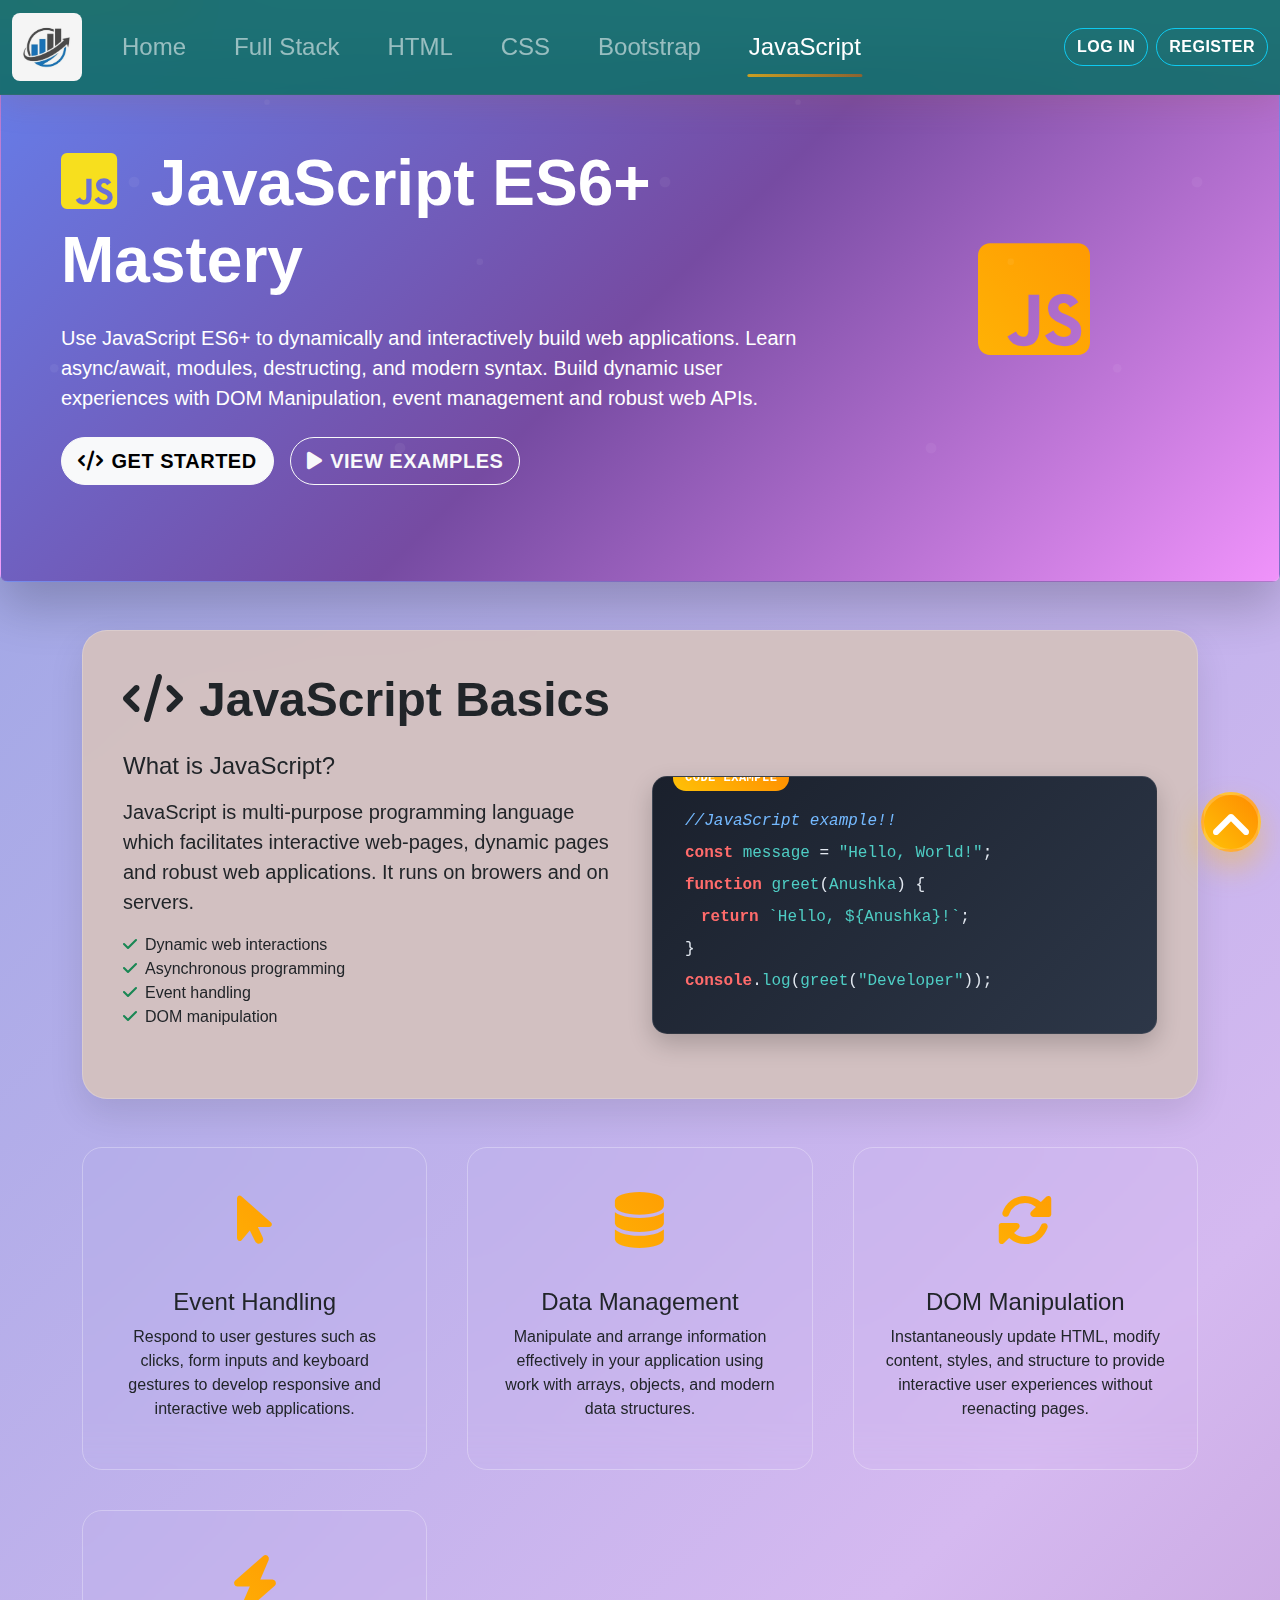
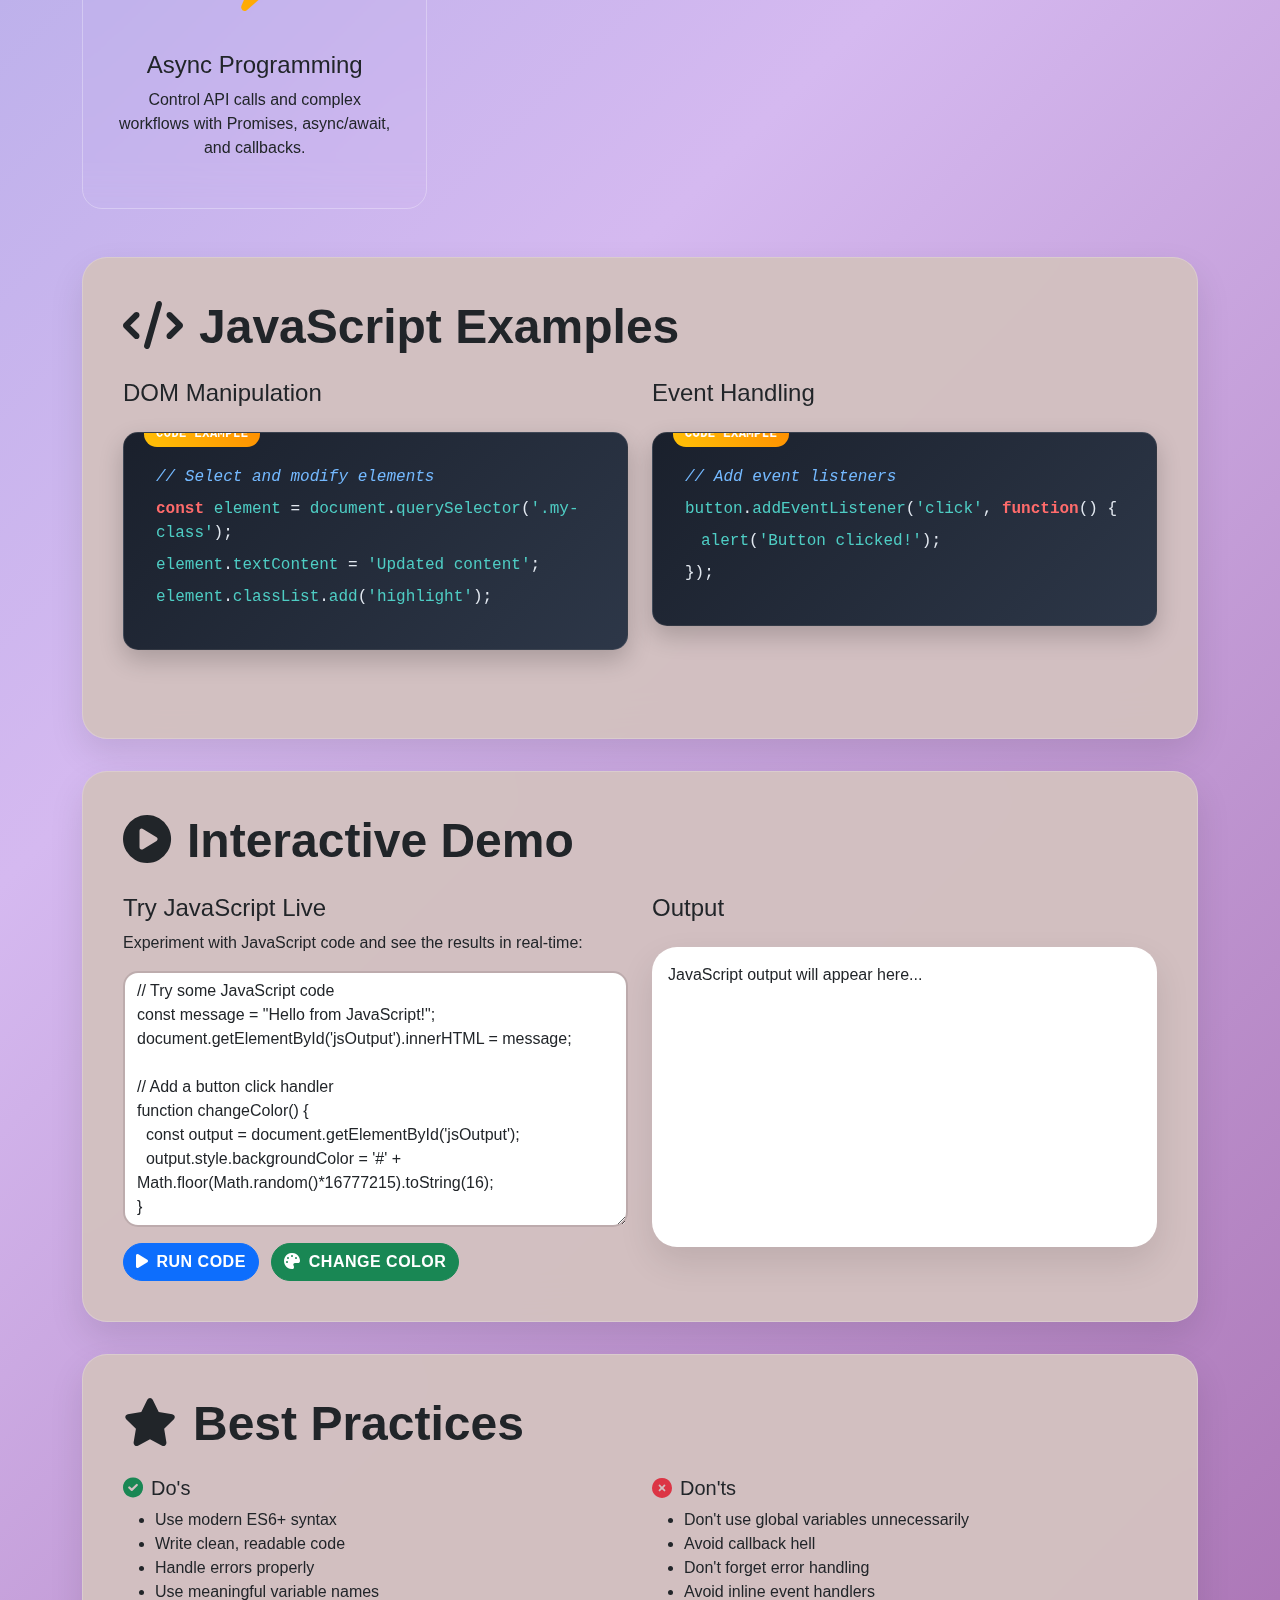
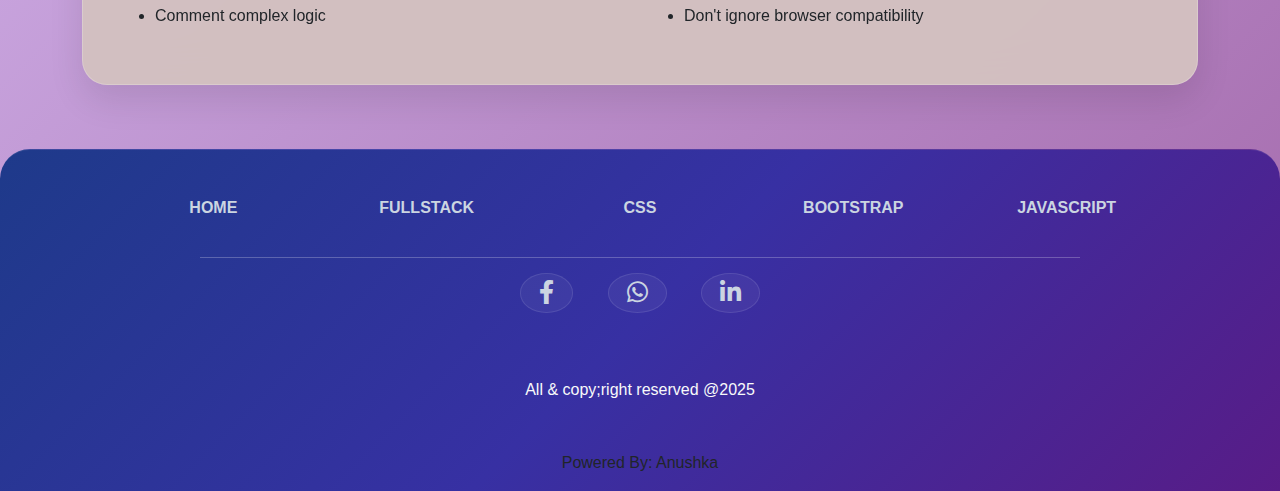
<file: js.html>
<!doctype html>
<html lang="en">
  <head>
    <!-- Required meta tags -->
    <meta charset="utf-8">
    <meta name="viewport" content="width=device-width, initial-scale=1, shrink-to-fit=no">
    <meta name="description" content="Learn JavaScript - The programming language of the web. Master dynamic interactions, DOM manipulation, and modern ES6+ features."/>
    <meta name="Keywords" content="JavaScript, JS, Web Development, Programming, Frontend, ES6, DOM">
    <meta name="author" content="Anushka GC">
    <meta name="copyright" content="Copyright © 2025" />
    <link href="https://cdn.jsdelivr.net/npm/bootstrap@5.3.3/dist/css/bootstrap.min.css" rel="stylesheet">
    <link rel="stylesheet" href="https://cdnjs.cloudflare.com/ajax/libs/font-awesome/6.0.0-beta2/css/all.min.css">
    <script src="https://code.jquery.com/jquery-3.5.1.slim.min.js" integrity="sha384-DfXdz2htPH0lsSSs5nCTpuj/zy4C+OGpamoFVy38MVBnE+IbbVYUew+OrCXaRkfj" crossorigin="anonymous"></script>
    <!-- portfolio -->
    <link rel="stylesheet" href="style.css">
    <title>JavaScript - Web Development Portfolio</title>
    <link rel="shortcut icon" href="logo.11.png" type="image/x-icon">
  </head>
<body>
<!-- Skip to main content link for accessibility -->
<a href="#main-content" class="skip-link">Skip to main content</a>

<!-- navbar start -->
 <nav class="navbar navbar-expand-lg fixed-top navbar-dark fs-4" role="navigation" aria-label="Main navigation">
   <div class="container-fluid">
     <a class="navbar-brand fs-4 fw-bold" href="index.html" aria-label="Portfolio Home">
      <img src="logo.11.png" alt="Portfolio Logo" width="70px" class="rounded-3">
      </a>
     <button class="navbar-toggler" type="button" data-bs-toggle="collapse" data-bs-target="#navbarSupportedContent" aria-controls="navbarSupportedContent" aria-expanded="false" aria-label="Toggle navigation menu">
       <span class="navbar-toggler-icon" aria-hidden="true"></span>
     </button>
     <div class="collapse navbar-collapse d-flex justify-content-center" id="navbarSupportedContent">
       <ul class="navbar-nav mb-2 me-auto mb-lg-0" role="menubar">
         <li class="nav-item" role="none">
           <a class="nav-link" aria-current="page" href="index.html" role="menuitem" tabindex="0">Home</a>
         </li>
         <li class="nav-item" role="none">
           <a class="nav-link" href="fullstack.html" role="menuitem" tabindex="0">Full Stack</a>
         </li>
         <li class="nav-item" role="none">
           <a class="nav-link" href="html.html" role="menuitem" tabindex="0">HTML</a>
         </li>
          <li class="nav-item" role="none">
           <a class="nav-link" href="css.html" role="menuitem" tabindex="0">CSS</a>
         </li>
         <li class="nav-item" role="none">
           <a class="nav-link" href="bs.html" role="menuitem" tabindex="0">Bootstrap</a>
         </li>
          <li class="nav-item" role="none">
           <a class="nav-link active" href="js.html" role="menuitem" tabindex="0">JavaScript</a>
         </li>
       </ul>
     </div>
      <div class="d-flex" role="group" aria-label="Authentication buttons">
          <a class="btn btn-outline-info text-white me-2" href="#" role="button" tabindex="0">Log in</a>
          <a class="btn btn-outline-info text-white" href="#" role="button" tabindex="0">Register</a>
      </div>
   </div>
 </nav>
<!-- navbar end -->

<!-- hero section start -->
<main id="main-content" tabindex="-1">
<div class="topic-hero p-5 mb-4 rounded-3 my-5 text-white">
  <div class="container-fluid py-5">
    <div class="row align-items-center">
      <div class="col-lg-8">
        <h1 class="display-3 fw-bold mb-4">
          <i class="fab fa-js-square me-3" style="color: #f7df1e;"></i>
          JavaScript ES6+ Mastery
        </h1>
        <p class="fs-5 mb-4">
          Use JavaScript ES6+ to dynamically and interactively build web applications. Learn async/await, modules, destructing, and modern syntax. Build dynamic user experiences with DOM Manipulation, event management and robust web APIs. 
        </p>
        <div class="d-flex gap-3">
          <a class="btn btn-light btn-lg" href="#basics">
            <i class="fas fa-code me-2"></i>Get Started
          </a>
          <a class="btn btn-outline-light btn-lg" href="#examples">
            <i class="fas fa-play me-2"></i>View Examples
          </a>
        </div>
      </div>
      <div class="col-lg-4 text-center">
        <div class="feature-icon">
          <i class="fab fa-js-square" style="font-size: 8rem; color: #633923;"></i>
        </div>
      </div>
    </div>
  </div>
</div>
<!-- hero section end -->

<!-- content start -->
<div class="container my-5">
  <!-- Basics Section -->
  <div id="basics" class="content-card fade-in">
    <h2 class="display-5 fw-bold mb-4 topic-javascript">
      <i class="fas fa-code me-3"></i>JavaScript Basics
    </h2>
    <div class="row">
      <div class="col-lg-6">
        <h3 class="h4 mb-3">What is JavaScript?</h3>
        <p class="lead">
          JavaScript is multi-purpose programming language which facilitates interactive web-pages, dynamic pages and robust web applications. It runs on browers and on servers. 
        </p>
        <ul class="list-unstyled">
          <li><i class="fas fa-check text-success me-2"></i>Dynamic web interactions</li>
          <li><i class="fas fa-check text-success me-2"></i>Asynchronous programming</li>
          <li><i class="fas fa-check text-success me-2"></i>Event handling</li>
          <li><i class="fas fa-check text-success me-2"></i>DOM manipulation</li>
        </ul>
      </div>
      <div class="col-lg-6">
        <div class="code-block">
          <div class="mb-2"><span class="comment">//JavaScript example!!</span></div>
          <div class="mb-2"><span class="keyword">const</span> <span class="string">message</span> = <span class="string">"Hello, World!"</span>;</div>
          <div class="mb-2"><span class="keyword">function</span> <span class="string">greet</span>(<span class="string">Anushka</span>) {</div>
          <div class="mb-2 ms-3"><span class="keyword">return</span> <span class="string">`Hello, ${Anushka}!`</span>;</div>
          <div class="mb-2">}</div>
          <div class="mb-2"><span class="keyword">console</span>.<span class="string">log</span>(<span class="string">greet</span>(<span class="string">"Developer"</span>));</div>
        </div>
      </div>
    </div>
  </div>

  <!-- Features Grid -->
  <div class="feature-grid" >
    <div class="feature-item slide-in-left"  style="background: transparent;">
      <div class="feature-icon">
        <i class="fas fa-mouse-pointer" style="color: #433e16;"></i>
      </div>
      <h4>Event Handling</h4>
      <p>Respond to user gestures such as clicks, form inputs and keyboard gestures to develop responsive and interactive web applications.</p>
    </div>
    
    
    <div class="feature-item slide-in-left"  style="background: transparent;">
      <div class="feature-icon">
        <i class="fas fa-database" style="color: #413d1f;"></i>
      </div>
      <h4>Data Management</h4>
      <p>Manipulate and arrange information effectively in your application using work with arrays, objects, and modern data structures.</p>
    </div>

    <div class="feature-item slide-in-right" style="background: transparent;">
      <div class="feature-icon">
        <i class="fas fa-sync-alt" style="color: #453f0f;"></i>
      </div>
      <h4>DOM Manipulation</h4>
      <p>Instantaneously update HTML, modify content, styles, and structure to provide interactive user experiences without reenacting pages.</p>
    </div>
    
    <div class="feature-item slide-in-right"  style="background: transparent;">
      <div class="feature-icon">
        <i class="fas fa-bolt" style="color: #706827;"></i>
      </div>
      <h4>Async Programming</h4>
      <p>Control API calls and complex workflows with Promises, async/await, and callbacks.</p>
    </div>
  </div>

  <!-- Examples Section -->
  <div id="examples" class="content-card fade-in">
    <h2 class="display-5 fw-bold mb-4 topic-javascript">
      <i class="fas fa-code me-3"></i>JavaScript Examples
    </h2>
    
    <div class="row">
      <div class="col-lg-6 mb-4">
        <h4>DOM Manipulation</h4>
        <div class="code-block">
          <div class="mb-2"><span class="comment">// Select and modify elements</span></div>
          <div class="mb-2"><span class="keyword">const</span> <span class="string">element</span> = <span class="string">document</span>.<span class="string">querySelector</span>(<span class="string">'.my-class'</span>);</div>
          <div class="mb-2"><span class="string">element</span>.<span class="string">textContent</span> = <span class="string">'Updated content'</span>;</div>
          <div class="mb-2"><span class="string">element</span>.<span class="string">classList</span>.<span class="string">add</span>(<span class="string">'highlight'</span>);</div>
        </div>
      </div>
      
      <div class="col-lg-6 mb-4">
        <h4>Event Handling</h4>
        <div class="code-block">
          <div class="mb-2"><span class="comment">// Add event listeners</span></div>
          <div class="mb-2"><span class="string">button</span>.<span class="string">addEventListener</span>(<span class="string">'click'</span>, <span class="keyword">function</span>() {</div>
          <div class="mb-2 ms-3"><span class="string">alert</span>(<span class="string">'Button clicked!'</span>);</div>
          <div class="mb-2">});</div>
  </div>
</div>
   </div>
</div>

  <!-- Interactive Demo -->
  <div class="content-card fade-in">
    <h2 class="display-5 fw-bold mb-4 topic-javascript">
      <i class="fas fa-play-circle me-3"></i>Interactive Demo
    </h2>
    <div class="row">
      <div class="col-lg-6">
        <h4>Try JavaScript Live</h4>
        <p>Experiment with JavaScript code and see the results in real-time:</p>
        <textarea id="jsCode" class="form-control" rows="10" placeholder="Enter your JavaScript code here...">// Try some JavaScript code
const message = "Hello from JavaScript!";
document.getElementById('jsOutput').innerHTML = message;

// Add a button click handler
function changeColor() {
  const output = document.getElementById('jsOutput');
  output.style.backgroundColor = '#' + Math.floor(Math.random()*16777215).toString(16);
}</textarea>
        <button class="btn btn-primary mt-3" onclick="runJSCode()">
          <i class="fas fa-play me-2"></i>Run Code
        </button>
        <button class="btn btn-success mt-3 ms-2" onclick="changeColor()">
          <i class="fas fa-palette me-2"></i>Change Color
        </button>
      </div>
      <div class="col-lg-6">
        <h4>Output</h4>
        <div id="jsOutput" class="border p-3" style="min-height: 300px; background: white;">
          <p>JavaScript output will appear here...</p>
        </div>
      </div>
    </div>
</div>

  <!-- Best Practices -->
  <div class="content-card fade-in">
    <h2 class="display-5 fw-bold mb-4 topic-javascript">
      <i class="fas fa-star me-3"></i>Best Practices
    </h2>
    <div class="row">
      <div class="col-md-6">
        <h5><i class="fas fa-check-circle text-success me-2"></i>Do's</h5>
        <ul>
          <li>Use modern ES6+ syntax</li>
          <li>Write clean, readable code</li>
          <li>Handle errors properly</li>
          <li>Use meaningful variable names</li>
          <li>Comment complex logic</li>
        </ul>
      </div>
      <div class="col-md-6">
        <h5><i class="fas fa-times-circle text-danger me-2"></i>Don'ts</h5>
        <ul>
          <li>Don't use global variables unnecessarily</li>
          <li>Avoid callback hell</li>
          <li>Don't forget error handling</li>
          <li>Avoid inline event handlers</li>
          <li>Don't ignore browser compatibility</li>
        </ul>
      </div>
    </div>
  </div>
</div>
<!-- content end -->
</main>

<!-- Footer -->
<footer class="page-footer font-small indigo">
  <!-- Footer Links -->
  <div class="container-fluid text-light">
    <!-- Grid row-->
    <div class="top row text-center d-flex justify-content-center pt-5 mb-3">
      <!-- Grid column -->
      <div class="col-md-2 mb-3">
        <h6 class="text-uppercase font-weight-bold">
          <a href="index.html">Home</a>
        </h6>
      </div>
      <!-- Grid column -->
      <!-- Grid column -->
      <div class="col-md-2 mb-3">
        <h6 class="text-uppercase font-weight-bold">
          <a href="fullstack.html">Fullstack</a>
        </h6>
      </div>
      <!-- Grid column -->
      <!-- Grid column -->
      <div class="col-md-2 mb-3">
        <h6 class="text-uppercase font-weight-bold">
          <a href="css.html">CSS</a>
        </h6>
      </div>
      <!-- Grid column -->
      <!-- Grid column -->
      <div class="col-md-2 mb-3">
        <h6 class="text-uppercase font-weight-bold">
          <a href="bs.html">Bootstrap</a>
        </h6>
      </div>
      <!-- Grid column -->
      <!-- Grid column -->
      <div class="col-md-2 mb-3">
        <h6 class="text-uppercase font-weight-bold">
          <a href="js.html">Javascript</a>
        </h6>
      </div>
      <!-- Grid column -->
    </div>
    <!-- Grid row-->
    <hr class="rgba-white-light" style="margin: 0 15%;">

    <!-- Grid row-->
    <div class="row d-flex text-center justify-content-center mb-md-0 mb-4">
    <div class="row pb-3">
      <!-- Grid column -->
        <div class="f-icon col-md-12">
          <div class="icon mb-5 text-center">
          <!-- Facebook -->
          <a class="fb-ic" href="#">
            <i class="fab fa-facebook-f fa-lg white-text mr-4"> </i>
          </a>
          <!----Whatsapp-->
          <a class="wha-ic" href="https://wa.me/9779826232931">
            <i class="fab fa-whatsapp fa-lg white-text mr-4"> </i>
          </a>
          <!--Linkedin -->
          <a class="li-ic" href="#">
            <i class="fab fa-linkedin-in fa-lg white-text mr-4"> </i>
          </a>
         
        <!-- Grid column -->
      </div>
      <!-- Grid column -->
      <center>
        <p style="line-height: 1.7rem">
          All & copy;right reserved @2025
        </p>
      </center>
      <!-- Grid column -->
    </div>
    <!-- Grid row-->
    <hr class="clearfix d-md-none rgba-white-light" style="margin: 10% 15% 5%;">
  </div>
  <!-- Footer Links -->

  <!-- Copyright -->
  <div class="footer-copyright text-dark py-3" style="text-align: center;">
    Powered By: <span>Anushka</span>
  </div>
  <!-- Copyright -->
</footer>
<!-- Footer -->

 <style>
  /*move page top*/
 .top-move {
     position: fixed;
     right: 19px;
     z-index: 100;
     text-align: center;
     bottom: 48px;
    background: transparent;
     padding: 5x;
     border-radius: 50%;
     -webkit-border-radius: 50%;
     height: 60px;
     width: 60px;
 }
 
 .top-move a{
     color: white;
 }
 .top-move a i{
 padding-top: 7px;
     font-size: 3rem;
 }
 </style>

 <div class="top-move" id="move-top">
   <a href="#"><i class="fa fa-angle-up fa-3x"></i></a>
 </div>

 <script>
 // scroll functions
 $(window).scroll(function(e) {
 $('#move-top')[$(window).scrollTop() <= 150 ? 'addClass' : 'removeClass']('d-none');
});

// Interactive JavaScript code runner
function runJSCode() {
  const code = document.getElementById('jsCode').value;
  try {
    // Clear previous output
    document.getElementById('jsOutput').innerHTML = '';
    
    // Execute the code
    eval(code);
  } catch (error) {
    document.getElementById('jsOutput').innerHTML = `<div class="alert alert-danger">Error: ${error.message}</div>`;
  }
}

// Color change function for demo
function changeColor() {
  const output = document.getElementById('jsOutput');
  output.style.backgroundColor = '#' + Math.floor(Math.random()*16777215).toString(16);
}

// Smooth scrolling for anchor links
document.querySelectorAll('a[href^="#"]').forEach(anchor => {
  anchor.addEventListener('click', function (e) {
    e.preventDefault();
    const target = document.querySelector(this.getAttribute('href'));
    if (target) {
      target.scrollIntoView({
        behavior: 'smooth',
        block: 'start'
      });
    }
  });
});

// Add animation classes on scroll
const observerOptions = {
  threshold: 0.1,
  rootMargin: '0px 0px -50px 0px'
};

const observer = new IntersectionObserver((entries) => {
  entries.forEach(entry => {
    if (entry.isIntersecting) {
      entry.target.classList.add('fade-in');
    }
  });
}, observerOptions);

document.querySelectorAll('.content-card, .feature-item').forEach(el => {
  observer.observe(el);
});
 </script>

<!-- JavaScript -->
<script src="https://cdn.jsdelivr.net/npm/bootstrap@5.3.7/dist/js/bootstrap.bundle.min.js" integrity="sha384-ndDqU0Gzau9qJ1lfW4pNLlhNTkCfHzAVBReH9diLvGRem5+R9g2FzA8ZGN954O5Q" crossorigin="anonymous"></script>

</body>
</html>
</file>
<file: style.css>
/* Modern Portfolio Styles - Redesigned 2025 */
body {
    background: linear-gradient(135deg, #94a3e3 0%, #d5b9f0 50%, #a368aa 100%);
    font-family: 'Segoe UI', Tahoma, Geneva, Verdana, sans-serif;
    min-height: 100vh;
    overflow-x: hidden;
}

/* Navbar Styling */
.navbar {
    background: rgba(22, 110, 110, 0.95) !important;
    backdrop-filter: blur(20px);
    box-shadow: 0 8px 32px rgba(166, 84, 84, 0.2);
    transition: all 0.4s cubic-bezier(0.4, 0, 0.2, 1);
    border-bottom: 1px solid rgba(217, 93, 93, 0.1);
}

.navbar-brand {
    background: linear-gradient(45deg, #cac1a4, #5a3b16);
    -webkit-background-clip: text;
    -webkit-text-fill-color: transparent;
    background-clip: text;
    font-weight: 800;
    text-decoration: none;
    outline: none;
    font-size: 1.5rem;
}

.navbar-brand:focus {
    outline: 3px solid #342c15;
    outline-offset: 3px;
    border-radius: 8px;
}

.nav-link {
    position: relative;
    transition: all 0.4s cubic-bezier(0.4, 0, 0.2, 1);
    text-decoration: none;
    outline: none;
    font-weight: 500;
    margin: 0 0.5rem;
    padding: 0.75rem 1rem !important;
    border-radius: 8px;
}

.nav-link:focus {
    outline: 3px solid #194586;
    outline-offset: 3px;
    border-radius: 8px;
    background-color: rgba(99, 83, 34, 0.1);
}

.nav-link::after {
    content: '';
    position: absolute;
    width: 0;
    height: 3px;
    bottom: 0;
    left: 50%;
    background: linear-gradient(45deg, #caa022, #8b6231);
    transition: all 0.4s cubic-bezier(0.4, 0, 0.2, 1);
    transform: translateX(-50%);
    border-radius: 2px;
}

.nav-link:hover::after,
.nav-link.active::after,
.nav-link:focus::after {
    width: 80%;
}

.nav-link:hover {
    background-color: rgba(255, 193, 7, 0.1);
    transform: translateY(-2px);
}

/* Navbar toggle button accessibility */
.navbar-toggler {
    border: none;
    outline: none;
    transition: all 0.3s ease;
    padding: 0.5rem;
    border-radius: 8px;
}

.navbar-toggler:focus {
    outline: 3px solid #ffc107;
    outline-offset: 3px;
    border-radius: 8px;
    box-shadow: 0 0 0 4px rgba(255, 193, 7, 0.2);
}

/* Authentication buttons accessibility */
.btn:focus {
    outline: 3px solid #ffc107;
    outline-offset: 3px;
    border-radius: 8px;
    box-shadow: 0 0 0 4px rgba(255, 193, 7, 0.2);
}

/* Skip to main content link for screen readers */
.skip-link {
    position: absolute;
    top: -40px;
    left: 6px;
    background: linear-gradient(45deg, #ffc107, #ff8c00);
    color: white;
    padding: 12px 16px;
    text-decoration: none;
    border-radius: 8px;
    z-index: 1000;
    transition: all 0.4s cubic-bezier(0.4, 0, 0.2, 1);
    font-weight: 600;
    box-shadow: 0 4px 12px rgba(255, 193, 7, 0.3);
}

.skip-link:focus {
    top: 6px;
    outline: 3px solid white;
    outline-offset: 3px;
    transform: scale(1.05);
}

/* Hero Section */
.hero {
    background: linear-gradient(135deg, #081f5c 0%, #1e3a8a 50%, #3730a3 100%) !important;
    border-radius: 30px !important;
    box-shadow: 0 25px 50px rgba(0, 0, 0, 0.2);
    position: relative;
    overflow: hidden;
    border: 1px solid rgba(255, 255, 255, 0.1);
}

.hero::before {
    content: '';
    position: absolute;
    top: 0;
    left: 0;
    right: 0;
    bottom: 0;
    background: url('data:image/svg+xml,<svg xmlns="http://www.w3.org/2000/svg" viewBox="0 0 100 100"><defs><pattern id="grain" width="100" height="100" patternUnits="userSpaceOnUse"><circle cx="25" cy="25" r="1" fill="white" opacity="0.05"/><circle cx="75" cy="75" r="1" fill="white" opacity="0.05"/><circle cx="50" cy="10" r="0.5" fill="white" opacity="0.05"/><circle cx="10" cy="60" r="0.8" fill="white" opacity="0.05"/><circle cx="90" cy="40" r="0.6" fill="white" opacity="0.05"/></pattern></defs><rect width="100" height="100" fill="url(%23grain)"/></svg>');
    pointer-events: none;
}

.hero::after {
    content: '';
    position: absolute;
    top: -50%;
    right: -50%;
    width: 200%;
    height: 200%;
    background: radial-gradient(circle, rgba(255, 193, 7, 0.1) 0%, transparent 70%);
    animation: rotate 20s linear infinite;
}

@keyframes rotate {
    from { transform: rotate(0deg); }
    to { transform: rotate(360deg); }
}

/* Content Cards */
.border {
    background: rgba(255, 255, 255, 0.98);
    backdrop-filter: blur(20px);
    border: none !important;
    border-radius: 25px !important;
    box-shadow: 0 15px 35px rgba(0, 0, 0, 0.1);
    transition: all 0.4s cubic-bezier(0.4, 0, 0.2, 1);
    padding: 2.5rem;
    margin: 1.5rem 0;
    border: 1px solid rgba(255, 255, 255, 0.2);
}

.border:hover {
    transform: translateY(-15px) scale(1.02);
    box-shadow: 0 30px 60px rgba(0, 0, 0, 0.15);
}

/* Topic-specific colors with enhanced gradients */
.topic-html h2 { 
    background: linear-gradient(135deg, #e34c26, #f16529);
    -webkit-background-clip: text;
    -webkit-text-fill-color: transparent;
    background-clip: text;
    font-weight: 800;
}

.topic-css h2 { 
    background: linear-gradient(135deg, #264de4, #4d7cfe);
    -webkit-background-clip: text;
    -webkit-text-fill-color: transparent;
    background-clip: text;
    font-weight: 800;
}

.topic-bootstrap h2 { 
    background: linear-gradient(135deg, #7952b3, #9b6bdf);
    -webkit-background-clip: text;
    -webkit-text-fill-color: transparent;
    background-clip: text;
    font-weight: 800;
}

.topic-javascript h2 { 
    background: linear-gradient(135deg, #f7df1e, #f0db4f);
    -webkit-background-clip: text;
    -webkit-text-fill-color: transparent;
    background-clip: text;
    font-weight: 800;
}

.topic-fullstack h2 { 
    background: linear-gradient(135deg, #61dafb, #4ecdc4);
    -webkit-background-clip: text;
    -webkit-text-fill-color: transparent;
    background-clip: text;
    font-weight: 800;
}

/* Enhanced Buttons */
.btn-outline-warning {
    border: 3px solid #ffc107;
    color: #ffc107;
    background: transparent;
    border-radius: 30px;
    padding: 12px 30px;
    transition: all 0.4s cubic-bezier(0.4, 0, 0.2, 1);
    font-weight: 700;
    text-transform: uppercase;
    letter-spacing: 0.5px;
    position: relative;
    overflow: hidden;
}

.btn-outline-warning::before {
    content: '';
    position: absolute;
    top: 0;
    left: -100%;
    width: 100%;
    height: 100%;
    background: linear-gradient(45deg, #ffc107, #ff8c00);
    transition: all 0.4s cubic-bezier(0.4, 0, 0.2, 1);
    z-index: -1;
}

.btn-outline-warning:hover::before {
    left: 0;
}

.btn-outline-warning:hover {
    border-color: transparent;
    color: white;
    transform: translateY(-3px) scale(1.05);
    box-shadow: 0 15px 30px rgba(255, 193, 7, 0.4);
}

.btn-warning {
    background: linear-gradient(45deg, #ffc107, #ff8c00);
    border: none;
    border-radius: 30px;
    padding: 12px 30px;
    transition: all 0.4s cubic-bezier(0.4, 0, 0.2, 1);
    font-weight: 700;
    text-transform: uppercase;
    letter-spacing: 0.5px;
    box-shadow: 0 8px 20px rgba(255, 193, 7, 0.3);
}

.btn-warning:hover {
    transform: translateY(-3px) scale(1.05);
    box-shadow: 0 15px 35px rgba(255, 193, 7, 0.4);
    background: linear-gradient(45deg, #ff8c00, #ffc107);
}

/* Footer Styling */
footer {
    background: linear-gradient(135deg, #1e3a8a 0%, #3730a3 50%, #581c87 100%) !important;
    border-radius: 30px 30px 0 0;
    margin-top: 4rem;
    border-top: 1px solid rgba(255, 255, 255, 0.1);
}

footer .top a {
    color: #cbd5e1 !important;
    font-weight: 600;
    text-decoration: none;
    font-size: 1rem;
    transition: all 0.4s cubic-bezier(0.4, 0, 0.2, 1);
    position: relative;
    padding: 0.5rem 1rem;
    border-radius: 8px;
}

footer .top a:hover {
    color: #ffffff !important;
    transform: translateY(-3px);
    background-color: rgba(255, 255, 255, 0.1);
}

footer .top a::after {
    content: '';
    position: absolute;
    width: 0;
    height: 3px;
    bottom: 0;
    left: 50%;
    background: linear-gradient(45deg, #ffc107, #ff8c00);
    transition: width 0.4s cubic-bezier(0.4, 0, 0.2, 1);
    transform: translateX(-50%);
    border-radius: 2px;
}

footer .top a:hover::after {
    width: 80%;
}

/* Social Icons */
.f-icon .icon a {
    margin: 15px;
    text-decoration: none;
    display: inline-block;
    transition: all 0.4s cubic-bezier(0.4, 0, 0.2, 1);
}

.f-icon .icon a i {
    font-size: 24px;
    color: #cbd5e1;
    transition: all 0.4s cubic-bezier(0.4, 0, 0.2, 1);
    padding: 18px;
    border-radius: 50%;
    background: rgba(255, 255, 255, 0.05);
    border: 1px solid rgba(255, 255, 255, 0.1);
}

.f-icon .icon a:hover i {
    color: white;
    transform: translateY(-8px) scale(1.15);
    background: linear-gradient(45deg, #ffc107, #ff8c00);
    box-shadow: 0 15px 30px rgba(255, 193, 7, 0.4);
    border-color: transparent;
}

/* Scroll to top button */
.top-move {
    background: linear-gradient(45deg, #ffc107, #ff8c00) !important;
    box-shadow: 0 15px 30px rgba(255, 193, 7, 0.4);
    transition: all 0.4s cubic-bezier(0.4, 0, 0.2, 1);
    border-radius: 50%;
    border: 3px solid rgba(255, 255, 255, 0.2);
}

.top-move:hover {
    transform: translateY(-8px) scale(1.1);
    box-shadow: 0 20px 40px rgba(255, 193, 7, 0.6);
}

/* Topic Page Specific Styles */
.topic-hero {
    background: linear-gradient(135deg, #667eea 0%, #764ba2 50%, #f093fb 100%);
    border-radius: 30px;
    box-shadow: 0 25px 50px rgba(0, 0, 0, 0.2);
    position: relative;
    overflow: hidden;
    border: 1px solid rgba(255, 255, 255, 0.1);
}

.topic-hero::before {
    content: '';
    position: absolute;
    top: 0;
    left: 0;
    right: 0;
    bottom: 0;
    background: url('data:image/svg+xml,<svg xmlns="http://www.w3.org/2000/svg" viewBox="0 0 100 100"><defs><pattern id="grain" width="100" height="100" patternUnits="userSpaceOnUse"><circle cx="25" cy="25" r="1" fill="white" opacity="0.05"/><circle cx="75" cy="75" r="1" fill="white" opacity="0.05"/><circle cx="50" cy="10" r="0.5" fill="white" opacity="0.05"/><circle cx="10" cy="60" r="0.8" fill="white" opacity="0.05"/><circle cx="90" cy="40" r="0.6" fill="white" opacity="0.05"/></pattern></defs><rect width="100" height="100" fill="url(%23grain)"/></svg>');
    pointer-events: none;
}

.content-card {
    background: rgba(210, 192, 192, 0.98);
    backdrop-filter: blur(20px);
    border-radius: 25px;
    box-shadow: 0 15px 35px rgba(0, 0, 0, 0.1);
    padding: 2.5rem;
    margin: 2rem 0;
    transition: all 0.4s cubic-bezier(0.4, 0, 0.2, 1);
    border: 1px solid rgba(255, 255, 255, 0.2);
    position: relative;
    overflow: hidden;
}

.content-card::before {
    content: '';
    position: absolute;
    top: 0;
    left: -100%;
    width: 100%;
    height: 100%;
    background: linear-gradient(90deg, transparent, rgba(255, 255, 255, 0.1), transparent);
    transition: left 0.6s ease;
}

.content-card:hover::before {
    left: 100%;
}

.content-card:hover {
    transform: translateY(-10px) scale(1.02);
    box-shadow: 0 25px 50px rgba(0, 0, 0, 0.15);
}

.feature-grid {
    display: grid;
    grid-template-columns: repeat(auto-fit, minmax(320px, 1fr));
    gap: 2.5rem;
    margin: 3rem 0;
}

.feature-item {
    background: linear-gradient(135deg, rgba(255, 255, 255, 0.95), rgba(255, 255, 255, 0.85));
    backdrop-filter: blur(20px);
    border-radius: 20px;
    padding: 2rem;
    text-align: center;
    transition: all 0.4s cubic-bezier(0.4, 0, 0.2, 1);
    border: 1px solid rgba(255, 255, 255, 0.3);
    position: relative;
    overflow: hidden;
}

.feature-item::before {
    content: '';
    position: absolute;
    top: 0;
    left: 0;
    right: 0;
    height: 4px;
    background: linear-gradient(45deg, #ffc107, #ff8c00);
    transform: scaleX(0);
    transition: transform 0.4s ease;
}

.feature-item:hover::before {
    transform: scaleX(1);
}

.feature-item:hover {
    transform: translateY(-12px) scale(1.03);
    box-shadow: 0 25px 50px rgba(0, 0, 0, 0.15);
}

.feature-icon {
    font-size: 3.5rem;
    margin-bottom: 1.5rem;
    background: linear-gradient(45deg, #ffc107, #ff8c00);
    -webkit-background-clip: text;
    -webkit-text-fill-color: transparent;
    background-clip: text;
    transition: all 0.4s ease;
}

.feature-item:hover .feature-icon {
    transform: scale(1.1) rotate(5deg);
}

/* Enhanced Tech Cards for Homepage */
.tech-card {
    transition: all 0.4s cubic-bezier(0.4, 0, 0.2, 1);
    border: 1px solid rgba(0,0,0,0.08);
    position: relative;
    overflow: hidden;
}

.tech-card::before {
    content: '';
    position: absolute;
    top: 0;
    left: -100%;
    width: 100%;
    height: 100%;
    background: linear-gradient(90deg, transparent, rgba(255, 255, 255, 0.2), transparent);
    transition: left 0.6s ease;
}

.tech-card:hover::before {
    left: 100%;
}

.tech-card:hover {
    transform: translateY(-15px) scale(1.03);
    box-shadow: 0 30px 60px rgba(0,0,0,0.15);
}

.tech-icon-wrapper {
    width: 70px;
    height: 70px;
    border-radius: 18px;
    display: flex;
    align-items: center;
    justify-content: center;
    box-shadow: 0 8px 20px rgba(0,0,0,0.15);
    transition: all 0.4s ease;
}

.tech-card:hover .tech-icon-wrapper {
    transform: scale(1.1) rotate(5deg);
    box-shadow: 0 12px 25px rgba(0,0,0,0.2);
}

.tech-features .badge {
    font-size: 0.8rem;
    padding: 0.6rem 1rem;
    border-radius: 25px;
    font-weight: 600;
    transition: all 0.3s ease;
    background: linear-gradient(135deg, #f8fafc, #e2e8f0);
    color: #374151;
    border: 1px solid rgba(0,0,0,0.1);
}

.tech-features .badge:hover {
    transform: translateY(-2px);
    box-shadow: 0 5px 15px rgba(0,0,0,0.1);
}

.hero-icon, .fullstack-icon {
    animation: float 4s ease-in-out infinite;
    filter: drop-shadow(0 10px 20px rgba(255, 193, 7, 0.3));
}

@keyframes float {
    0%, 100% { transform: translateY(0px) rotate(0deg); }
    25% { transform: translateY(-15px) rotate(2deg); }
    50% { transform: translateY(-25px) rotate(0deg); }
    75% { transform: translateY(-15px) rotate(-2deg); }
}

/* Responsive Design */
@media (max-width: 768px) {
    .hero {
        margin-top: 2rem !important;
        padding: 2rem !important;
        border-radius: 20px !important;
    }
    
    .border {
        margin: 0.5rem 0;
        padding: 1.5rem;
        border-radius: 20px !important;
    }
    
    .feature-grid {
        grid-template-columns: 1fr;
        gap: 1.5rem;
    }
    
    .tech-card {
        margin-bottom: 1rem;
    }
    
    .navbar-brand {
        font-size: 1.2rem;
    }
}

/* Enhanced Animation Classes */
.fade-in {
    animation: fadeIn 1s cubic-bezier(0.4, 0, 0.2, 1);
}

@keyframes fadeIn {
    from { 
        opacity: 0; 
        transform: translateY(40px) scale(0.95); 
    }
    to { 
        opacity: 1; 
        transform: translateY(0) scale(1); 
    }
}

.slide-in-left {
    animation: slideInLeft 1s cubic-bezier(0.4, 0, 0.2, 1);
}

@keyframes slideInLeft {
    from { 
        opacity: 0; 
        transform: translateX(-60px) scale(0.95); 
    }
    to { 
        opacity: 1; 
        transform: translateX(0) scale(1); 
    }
}

.slide-in-right {
    animation: slideInRight 1s cubic-bezier(0.4, 0, 0.2, 1);
}

@keyframes slideInRight {
    from { 
        opacity: 0; 
        transform: translateX(60px) scale(0.95); 
    }
    to { 
        opacity: 1; 
        transform: translateX(0) scale(1); 
    }
}

/* Enhanced Code highlighting */
.code-block {
    background: linear-gradient(135deg, #1a202c, #2d3748);
    color: #e2e8f0;
    padding: 2rem;
    border-radius: 15px;
    font-family: 'Fira Code', 'Courier New', monospace;
    margin: 1.5rem 0;
    overflow-x: auto;
    border: 1px solid rgba(255, 255, 255, 0.1);
    box-shadow: 0 10px 25px rgba(0, 0, 0, 0.2);
    position: relative;
}

.code-block::before {
    content: 'Code Example';
    position: absolute;
    top: -12px;
    left: 20px;
    background: linear-gradient(45deg, #ffc107, #ff8c00);
    color: white;
    padding: 4px 12px;
    border-radius: 20px;
    font-size: 0.75rem;
    font-weight: 600;
    text-transform: uppercase;
    letter-spacing: 0.5px;
}

.code-block .keyword { 
    color: #ff6b6b; 
    font-weight: 600;
}

.code-block .string { 
    color: #4ecdc4; 
    font-weight: 500;
}

.code-block .comment { 
    color: #74b9ff; 
    font-style: italic;
}

/* Custom scrollbar */
::-webkit-scrollbar {
    width: 12px;
}

::-webkit-scrollbar-track {
    background: rgba(255, 255, 255, 0.1);
    border-radius: 10px;
}

::-webkit-scrollbar-thumb {
    background: linear-gradient(45deg, #ffc107, #ff8c00);
    border-radius: 10px;
    border: 2px solid rgba(255, 255, 255, 0.1);
}

::-webkit-scrollbar-thumb:hover {
    background: linear-gradient(45deg, #ff8c00, #ffc107);
}

/* Loading animations */
.loading {
    opacity: 0;
    transform: translateY(20px);
    transition: all 0.6s ease;
}

.loading.loaded {
    opacity: 1;
    transform: translateY(0);
}

/* Hover effects for interactive elements */
.interactive {
    cursor: pointer;
    transition: all 0.3s ease;
}

.interactive:hover {
    transform: scale(1.05);
}

/* Glass morphism effect */
.glass {
    background: rgba(255, 255, 255, 0.1);
    backdrop-filter: blur(20px);
    border: 1px solid rgba(255, 255, 255, 0.2);
    border-radius: 20px;
}

/* Gradient text utility */
.gradient-text {
    background: linear-gradient(45deg, #ffc107, #ff8c00);
    -webkit-background-clip: text;
    -webkit-text-fill-color: transparent;
    background-clip: text;
}

/* Enhanced card animations */
.card {
    transition: all 0.4s cubic-bezier(0.4, 0, 0.2, 1);
}

.card:hover {
    transform: translateY(-8px);
    box-shadow: 0 20px 40px rgba(0, 0, 0, 0.15);
}

/* Modern button styles */
.btn {
    border-radius: 25px;
    font-weight: 600;
    text-transform: uppercase;
    letter-spacing: 0.5px;
    transition: all 0.3s cubic-bezier(0.4, 0, 0.2, 1);
}

.btn:hover {
    transform: translateY(-2px);
    box-shadow: 0 8px 20px rgba(0, 0, 0, 0.2);
}

/* Enhanced form styling */
.form-control {
    border-radius: 15px;
    border: 2px solid rgba(0, 0, 0, 0.1);
    transition: all 0.3s ease;
}

.form-control:focus {
    border-color: #ffc107;
    box-shadow: 0 0 0 3px rgba(255, 193, 7, 0.1);
    transform: translateY(-2px);
}

/* Modern badge styling */
.badge {
    border-radius: 20px;
    font-weight: 600;
    padding: 0.5rem 1rem;
    transition: all 0.3s ease;
}

.badge:hover {
    transform: scale(1.05);
}

/* Enhanced list styling */
.list-group-item {
    border-radius: 10px;
    margin-bottom: 0.5rem;
    border: 1px solid rgba(0, 0, 0, 0.1);
    transition: all 0.3s ease;
}

.list-group-item:hover {
    background-color: rgba(255, 193, 7, 0.1);
    transform: translateX(5px);
}

/* Modern table styling */
.table {
    border-radius: 15px;
    overflow: hidden;
    box-shadow: 0 10px 25px rgba(0, 0, 0, 0.1);
}

.table thead th {
    background: linear-gradient(45deg, #ffc107, #ff8c00);
    color: white;
    border: none;
    font-weight: 600;
}

/* Enhanced navigation */
.nav-pills .nav-link {
    border-radius: 25px;
    margin: 0.25rem;
    transition: all 0.3s ease;
}

.nav-pills .nav-link.active {
    background: linear-gradient(45deg, #ffc107, #ff8c00);
    transform: scale(1.05);
}

/* Modern alert styling */
.alert {
    border-radius: 15px;
    border: none;
    box-shadow: 0 5px 15px rgba(0, 0, 0, 0.1);
}

/* Enhanced modal styling */
.modal-content {
    border-radius: 20px;
    border: none;
    box-shadow: 0 25px 50px rgba(0, 0, 0, 0.2);
}

.modal-header {
    background: linear-gradient(45deg, #ffc107, #ff8c00);
    color: white;
    border-radius: 20px 20px 0 0;
}

/* Modern progress bars */
.progress {
    border-radius: 25px;
    height: 1rem;
    background-color: rgba(0, 0, 0, 0.1);
}

.progress-bar {
    background: linear-gradient(45deg, #ffc107, #ff8c00);
    border-radius: 25px;
}

/* Enhanced tooltip styling */
.tooltip-inner {
    background: linear-gradient(45deg, #ffc107, #ff8c00);
    border-radius: 10px;
    font-weight: 600;
}

/* Modern popover styling */
.popover {
    border-radius: 15px;
    border: none;
    box-shadow: 0 15px 35px rgba(0, 0, 0, 0.15);
}

.popover-header {
    background: linear-gradient(45deg, #ffc107, #ff8c00);
    color: white;
    border-radius: 15px 15px 0 0;
}

/* Enhanced carousel styling */
.carousel-control-prev,
.carousel-control-next {
    background: linear-gradient(45deg, #ffc107, #ff8c00);
    border-radius: 50%;
    width: 50px;
    height: 50px;
    top: 50%;
    transform: translateY(-50%);
}

.carousel-indicators button {
    background: linear-gradient(45deg, #ffc107, #ff8c00);
    border-radius: 50%;
    width: 12px;
    height: 12px;
}

/* Modern pagination */
.pagination .page-link {
    border-radius: 10px;
    margin: 0 0.25rem;
    border: 1px solid rgba(0, 0, 0, 0.1);
    transition: all 0.3s ease;
}

.pagination .page-link:hover {
    background: linear-gradient(45deg, #ffc107, #ff8c00);
    color: white;
    transform: translateY(-2px);
}

.pagination .page-item.active .page-link {
    background: linear-gradient(45deg, #ff8c00, #ffc107);
    border-color: transparent;
}

/* Enhanced breadcrumb styling */
.breadcrumb {
    background: rgba(255, 255, 255, 0.1);
    backdrop-filter: blur(20px);
    border-radius: 25px;
    padding: 1rem 1.5rem;
}

.breadcrumb-item + .breadcrumb-item::before {
    color: #ffc107;
    font-weight: bold;
}

/* Modern spinner styling */
.spinner-border {
    color: #ffc107;
}

.spinner-grow {
    background-color: #ffc107;
}

/* Enhanced close button */
.btn-close {
    background: linear-gradient(45deg, #ffc107, #ff8c00);
    border-radius: 50%;
    width: 30px;
    height: 30px;
    opacity: 1;
}

.btn-close:hover {
    transform: scale(1.1);
    opacity: 0.8;
}
</file>
